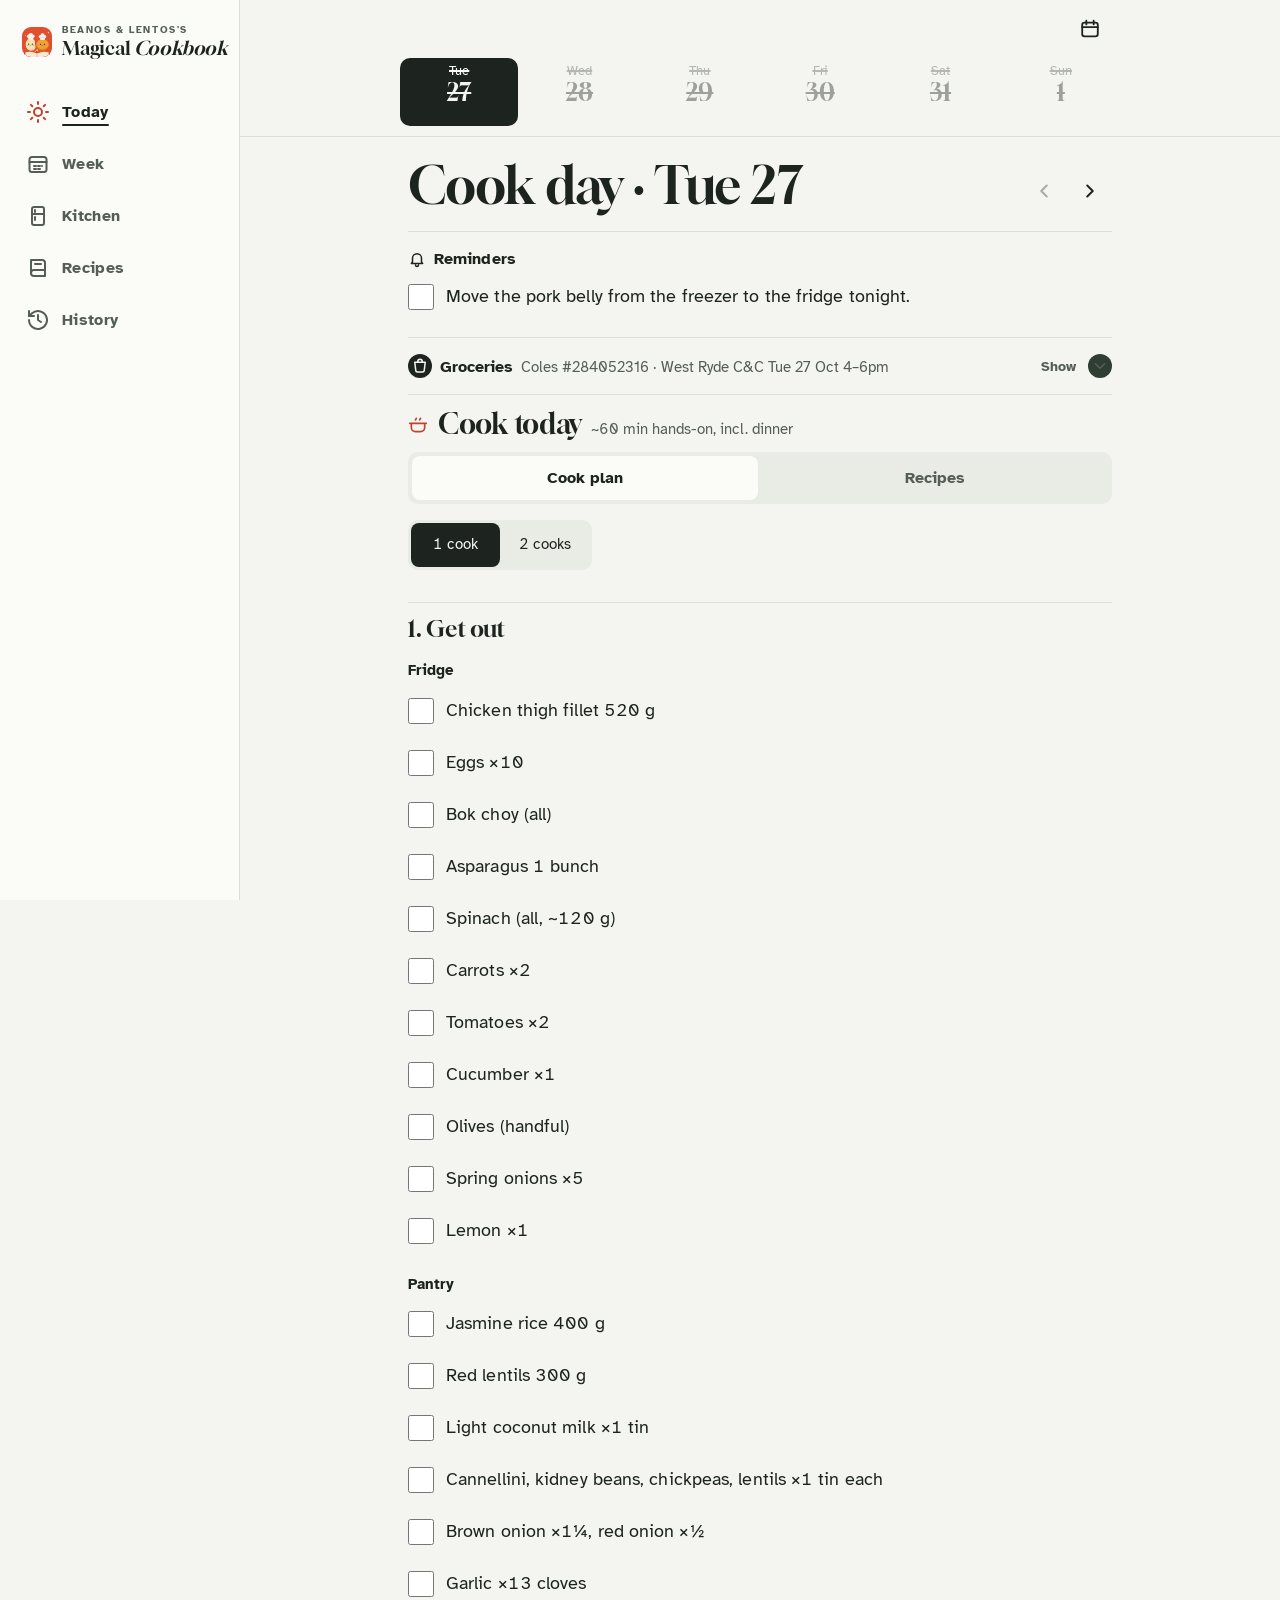
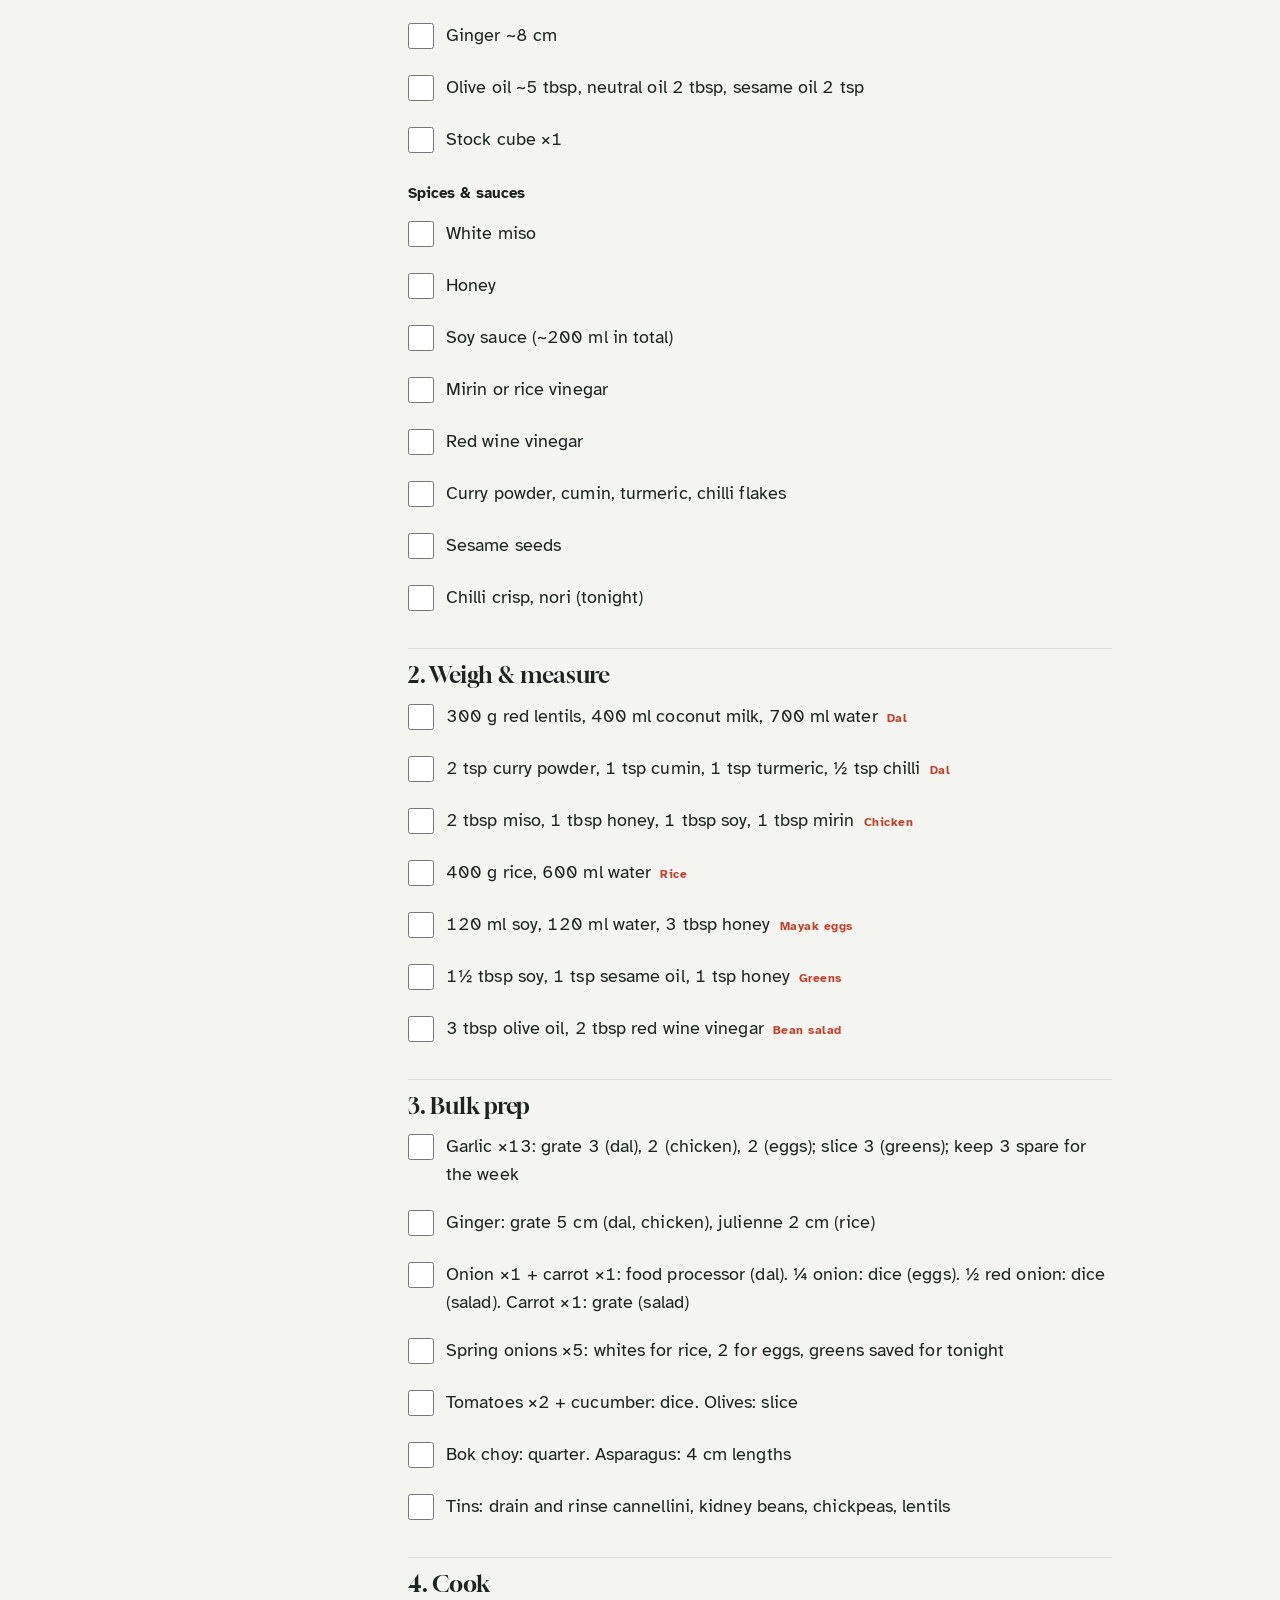
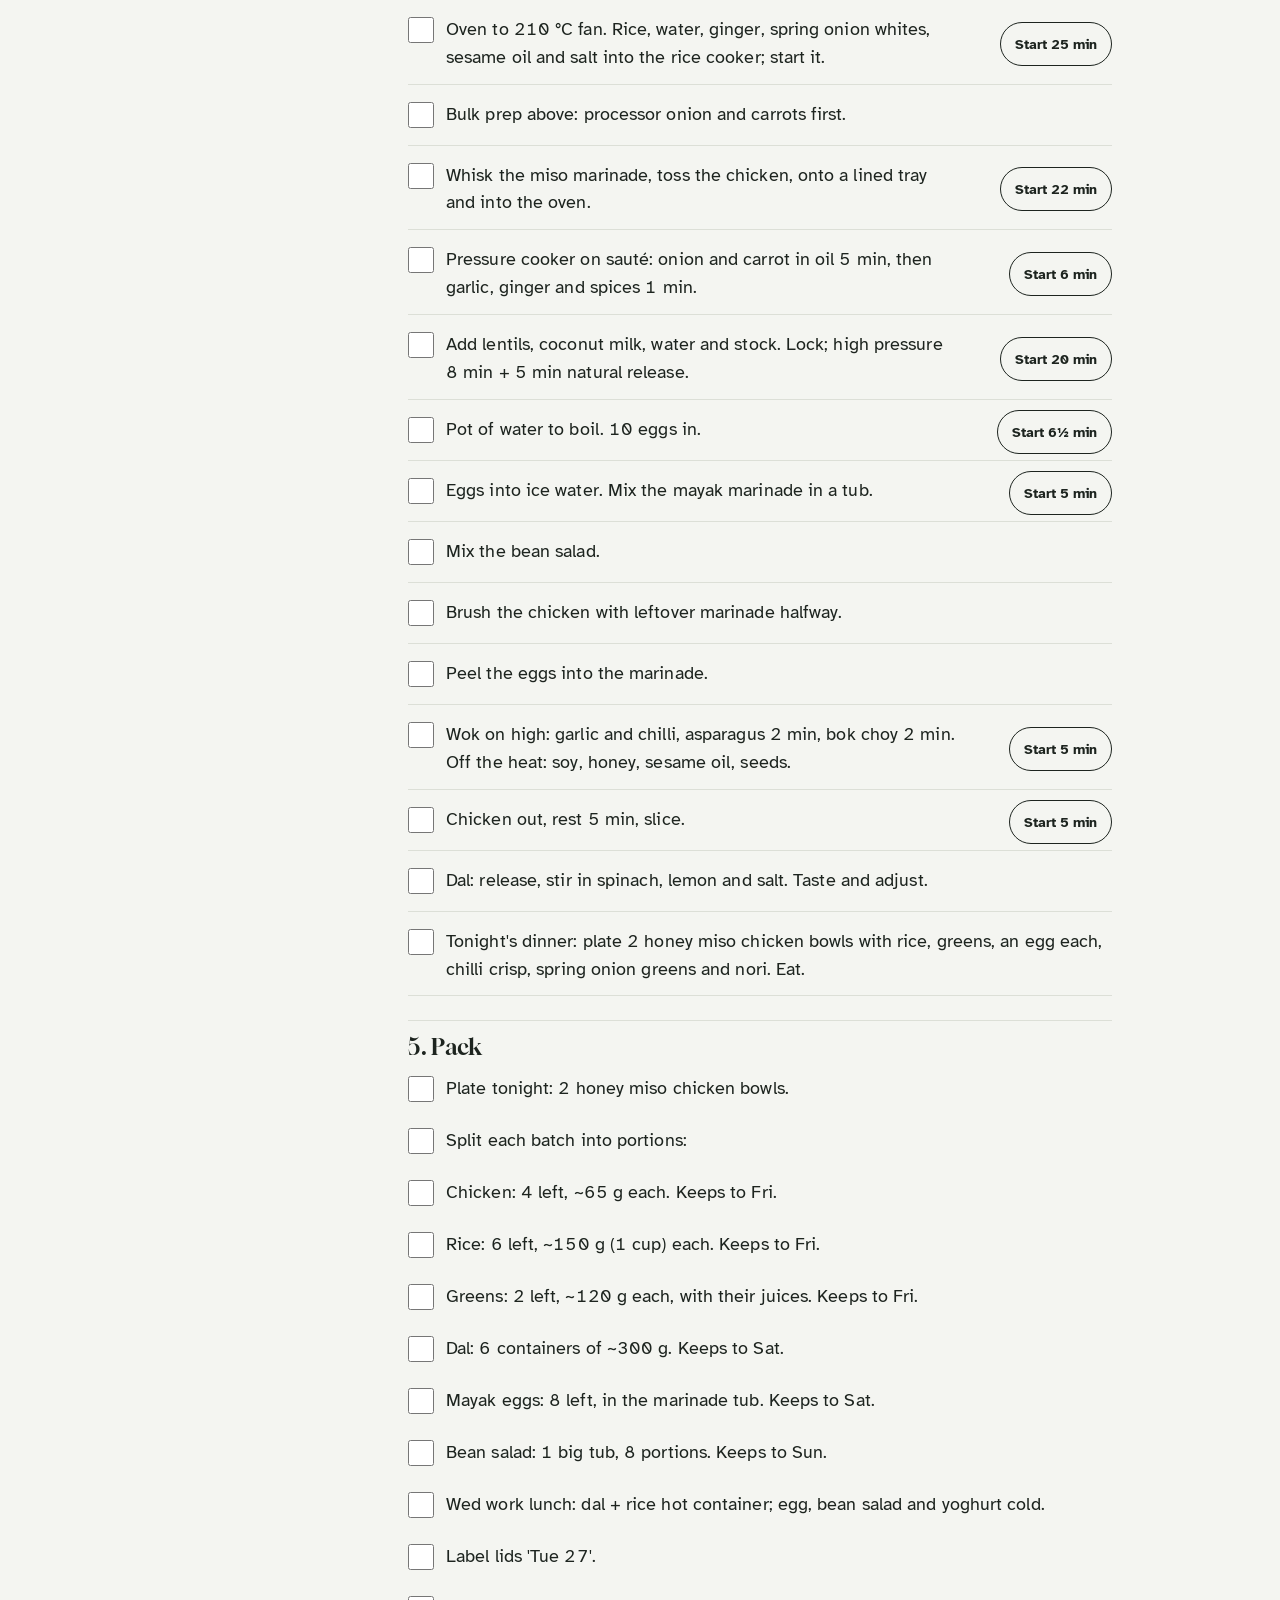
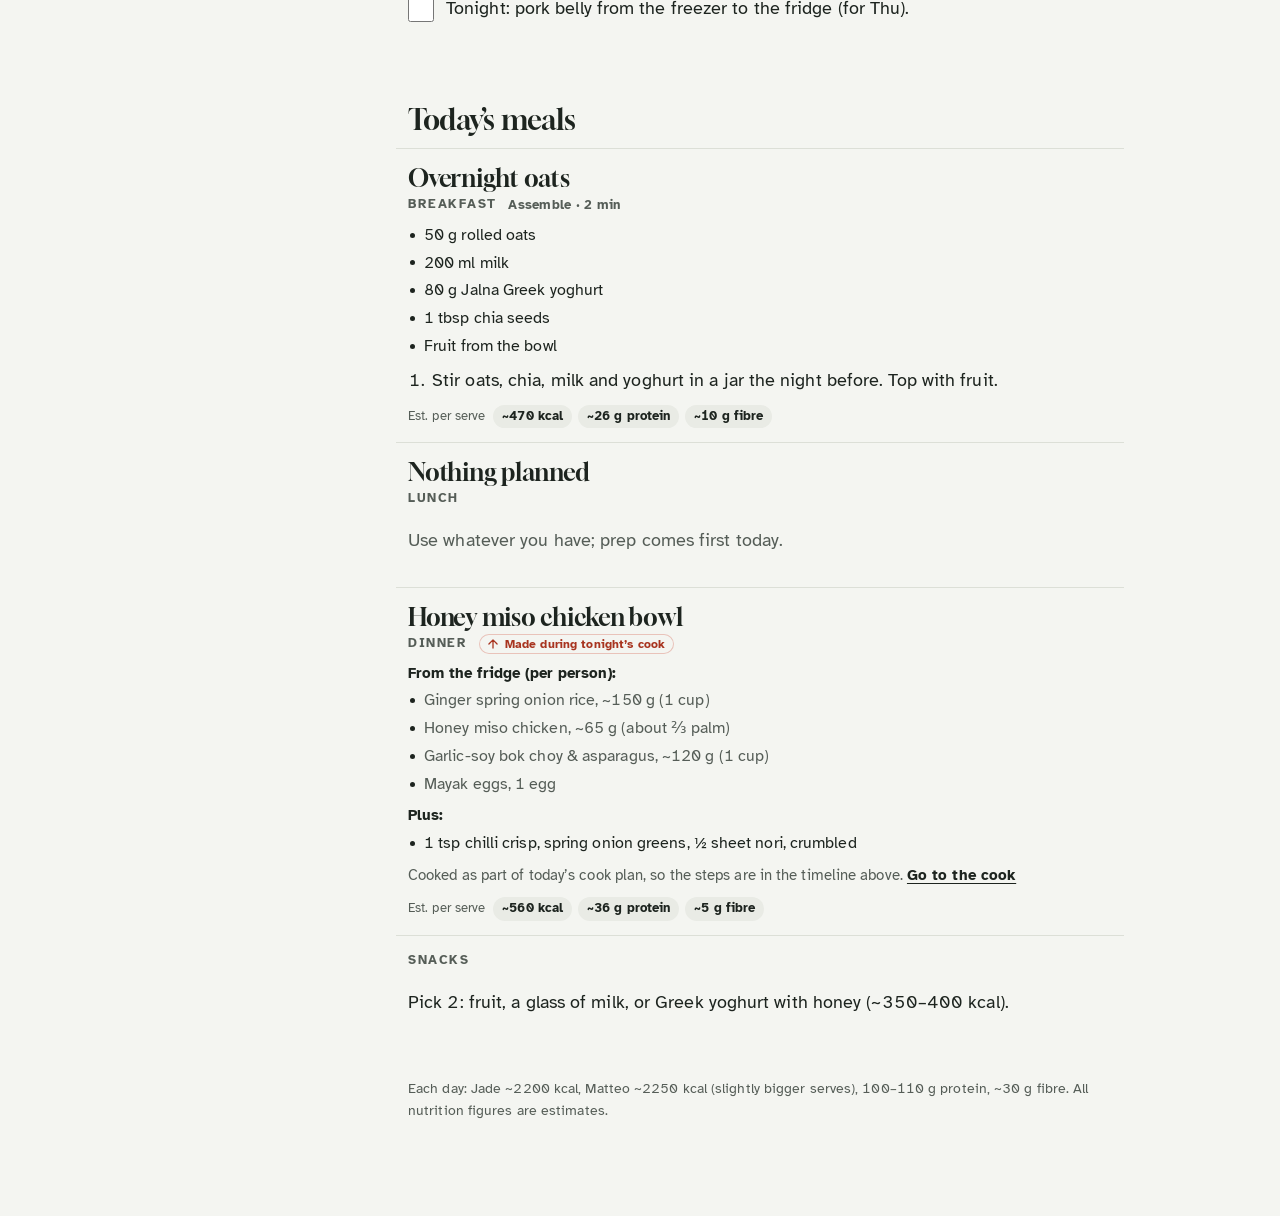
<file: index.html>
<!doctype html>
<html lang="en-AU">
<head>
<meta charset="utf-8">
<meta name="viewport" content="width=device-width,initial-scale=1,viewport-fit=cover">
<title>Beanos and Lentos's Magical Cookbook · Tue 20 – Sun 25 Oct 2026</title>
<link rel="preconnect" href="https://fonts.googleapis.com">
<link rel="preconnect" href="https://fonts.gstatic.com" crossorigin>
<link rel="preload" as="style" href="https://fonts.googleapis.com/css2?family=Atkinson+Hyperlegible:ital,wght@0,400;0,700;1,400&family=Gloock&display=swap">
<link href="https://fonts.googleapis.com/css2?family=Atkinson+Hyperlegible:ital,wght@0,400;0,700;1,400&family=Gloock&display=swap" rel="stylesheet">
<link rel="icon" href="favicon.svg?v=ec18415863" type="image/svg+xml">
<link rel="icon" href="icons/favicon-32.png?v=ec18415863" sizes="32x32" type="image/png">
<link rel="icon" href="icons/favicon-16.png?v=ec18415863" sizes="16x16" type="image/png">
<link rel="apple-touch-icon" sizes="180x180" href="icons/apple-touch-icon.png?v=ec18415863">
<link rel="manifest" href="manifest.webmanifest?v=ec18415863">
<meta name="theme-color" content="#f4f5f1">
<meta name="apple-mobile-web-app-capable" content="yes">
<meta name="mobile-web-app-capable" content="yes">
<meta name="apple-mobile-web-app-title" content="Cookbook">
<link rel="stylesheet" href="styles.css?v=ec18415863">
</head>
<body>
<nav class="sidenav" aria-label="Sections">
  <a class="sn-brand" href="#today" aria-label="Beanos and Lentos's Magical Cookbook, Today"><img src="favicon.svg?v=ec18415863" alt="" width="36" height="36"><span class="sn-wm"><span class="wm-small">Beanos &amp; Lentos's</span><span class="wm-big">Magical <em>Cookbook</em></span></span></a>
  <div class="sn-links">
  <a href="#today" data-nav="today"><svg viewBox="0 0 24 24" width="24" height="24" aria-hidden="true"><circle cx="12" cy="12" r="4" fill="none" stroke="currentColor" stroke-width="2" stroke-linecap="round" stroke-linejoin="round"/><path d="M12 2v2M12 20v2M4.9 4.9l1.4 1.4M17.7 17.7l1.4 1.4M2 12h2M20 12h2M4.9 19.1l1.4-1.4M17.7 6.3l1.4-1.4" fill="none" stroke="currentColor" stroke-width="2" stroke-linecap="round" stroke-linejoin="round"/></svg><span>Today</span></a>
  <a href="#week" data-nav="week"><svg viewBox="0 0 24 24" width="24" height="24" aria-hidden="true"><rect x="3.5" y="5" width="17" height="15" rx="2.5" fill="none" stroke="currentColor" stroke-width="2" stroke-linecap="round" stroke-linejoin="round"/><path d="M3.5 10h17M8 14h2M12 14h2M16 14h0M8 17h2M12 17h2" fill="none" stroke="currentColor" stroke-width="2" stroke-linecap="round" stroke-linejoin="round"/></svg><span>Week</span></a>
  <a href="#kitchen" data-nav="kitchen"><svg viewBox="0 0 24 24" width="24" height="24" aria-hidden="true"><rect x="6" y="3" width="12" height="18" rx="2" fill="none" stroke="currentColor" stroke-width="2" stroke-linecap="round" stroke-linejoin="round"/><path d="M6 10h12M9 6v2M9 13v3" fill="none" stroke="currentColor" stroke-width="2" stroke-linecap="round" stroke-linejoin="round"/></svg><span>Kitchen</span></a>
  <a href="#recipes" data-nav="recipes"><svg viewBox="0 0 24 24" width="24" height="24" aria-hidden="true"><path d="M5 4h11a3 3 0 0 1 3 3v13H8a3 3 0 0 1-3-3z" fill="none" stroke="currentColor" stroke-width="2" stroke-linecap="round" stroke-linejoin="round"/><path d="M5 17a3 3 0 0 1 3-3h11M9 8h6" fill="none" stroke="currentColor" stroke-width="2" stroke-linecap="round" stroke-linejoin="round"/></svg><span>Recipes</span></a>
  <a href="#history" data-nav="history"><svg viewBox="0 0 24 24" width="24" height="24" aria-hidden="true"><path d="M3 12a9 9 0 1 0 3-6.7L3 8" fill="none" stroke="currentColor" stroke-width="2" stroke-linecap="round" stroke-linejoin="round"/><path d="M3 3v5h5M12 7v5l3 2" fill="none" stroke="currentColor" stroke-width="2" stroke-linecap="round" stroke-linejoin="round"/></svg><span>History</span></a>
  </div>
</nav>
<header class="top">
  <div class="bar">
    <img src="favicon.svg?v=ec18415863" alt="" width="32" height="32" class="logo">
    <a class="mid wordmark" href="#today" aria-label="Beanos and Lentos's Magical Cookbook, Today"><span class="wm-small">Beanos &amp; Lentos's</span><span class="wm-big">Magical <em>Cookbook</em></span></a>
    <button type="button" class="icon-btn" id="cal-btn" aria-label="Open calendar" aria-expanded="false" aria-controls="cal-pop"><svg viewBox="0 0 24 24" width="22" height="22" aria-hidden="true"><rect x="3.5" y="5" width="17" height="15" rx="2.5" fill="none" stroke="currentColor" stroke-width="2"/><path d="M3.5 10h17M8 3v4M16 3v4" fill="none" stroke="currentColor" stroke-width="2" stroke-linecap="round"/></svg></button>
  </div>
  <div class="pop pop-right" id="cal-pop" role="dialog" aria-label="Calendar" hidden><div id="cal"></div></div>
  <nav class="days" id="days" aria-label="Choose a day"></nav>
</header>
<main>
  <section class="view" id="v-today" aria-labelledby="today-title">
    <div class="dayhead"><h1 id="today-title">Today</h1><button type="button" class="icon-btn" id="day-prev" aria-label="Previous day"><svg viewBox="0 0 24 24" width="22" height="22" aria-hidden="true"><path d="M15 6l-6 6 6 6" fill="none" stroke="currentColor" stroke-width="2.2" stroke-linecap="round" stroke-linejoin="round"/></svg></button><button type="button" class="icon-btn" id="day-next" aria-label="Next day"><svg viewBox="0 0 24 24" width="22" height="22" aria-hidden="true"><path d="M9 6l6 6-6 6" fill="none" stroke="currentColor" stroke-width="2.2" stroke-linecap="round" stroke-linejoin="round"/></svg></button></div>
    <div id="today-body"><noscript><p>Turn on JavaScript to see the plan.</p></noscript></div>
  </section>
  <section class="view" id="v-week" aria-labelledby="week-title" hidden>
    <h1 id="week-title">This week <span class="h-sub">Tue 27 Oct – Sun 1 Nov</span></h1>
    <div id="overview-body"></div>
  </section>
  <section class="view" id="v-kitchen" aria-labelledby="kitchen-title" hidden>
    <h1 id="kitchen-title">Kitchen</h1>
    <section class="block"><h2>In the fridge</h2><div id="fridge"></div></section>
    <section class="block"><h2>Freezer &amp; thaw</h2><div id="freezer"></div></section>
    <section class="block"><h2>Shopping</h2><div id="topup"></div></section>
  </section>
  <section class="view" id="v-recipes" aria-labelledby="recipes-title" hidden>
    <h1 id="recipes-title">Recipes</h1>
    <div id="all-recipes"></div>
  </section>
  <section class="view" id="v-history" aria-labelledby="history-title" hidden>
    <h1 id="history-title">History</h1>
    <ul class="archive" id="weeklist"></ul>
    <div id="repeat" class="repeat"></div>
  </section>
  <p class="small muted foot" id="targets"></p>
</main>
<nav class="tabbar" aria-label="Main">
  <a href="#today" data-nav="today"><svg viewBox="0 0 24 24" width="24" height="24" aria-hidden="true"><circle cx="12" cy="12" r="4" fill="none" stroke="currentColor" stroke-width="2" stroke-linecap="round" stroke-linejoin="round"/><path d="M12 2v2M12 20v2M4.9 4.9l1.4 1.4M17.7 17.7l1.4 1.4M2 12h2M20 12h2M4.9 19.1l1.4-1.4M17.7 6.3l1.4-1.4" fill="none" stroke="currentColor" stroke-width="2" stroke-linecap="round" stroke-linejoin="round"/></svg><span>Today</span></a>
  <a href="#week" data-nav="week"><svg viewBox="0 0 24 24" width="24" height="24" aria-hidden="true"><rect x="3.5" y="5" width="17" height="15" rx="2.5" fill="none" stroke="currentColor" stroke-width="2" stroke-linecap="round" stroke-linejoin="round"/><path d="M3.5 10h17M8 14h2M12 14h2M16 14h0M8 17h2M12 17h2" fill="none" stroke="currentColor" stroke-width="2" stroke-linecap="round" stroke-linejoin="round"/></svg><span>Week</span></a>
  <a href="#kitchen" data-nav="kitchen"><svg viewBox="0 0 24 24" width="24" height="24" aria-hidden="true"><rect x="6" y="3" width="12" height="18" rx="2" fill="none" stroke="currentColor" stroke-width="2" stroke-linecap="round" stroke-linejoin="round"/><path d="M6 10h12M9 6v2M9 13v3" fill="none" stroke="currentColor" stroke-width="2" stroke-linecap="round" stroke-linejoin="round"/></svg><span>Kitchen</span></a>
  <a href="#recipes" data-nav="recipes"><svg viewBox="0 0 24 24" width="24" height="24" aria-hidden="true"><path d="M5 4h11a3 3 0 0 1 3 3v13H8a3 3 0 0 1-3-3z" fill="none" stroke="currentColor" stroke-width="2" stroke-linecap="round" stroke-linejoin="round"/><path d="M5 17a3 3 0 0 1 3-3h11M9 8h6" fill="none" stroke="currentColor" stroke-width="2" stroke-linecap="round" stroke-linejoin="round"/></svg><span>Recipes</span></a>
  <a href="#history" data-nav="history"><svg viewBox="0 0 24 24" width="24" height="24" aria-hidden="true"><path d="M3 12a9 9 0 1 0 3-6.7L3 8" fill="none" stroke="currentColor" stroke-width="2" stroke-linecap="round" stroke-linejoin="round"/><path d="M3 3v5h5M12 7v5l3 2" fill="none" stroke="currentColor" stroke-width="2" stroke-linecap="round" stroke-linejoin="round"/></svg><span>History</span></a>
</nav>

<div class="toast" id="toast" role="status" aria-live="polite" hidden></div>
<a href="#today" class="timer-pill" id="timer-pill" hidden></a>
<script src="weeks/2026-10-27.data.js?v=ec18415863"></script>
<script src="weeks.js?v=ec18415863"></script>
<script src="app.js?v=ec18415863"></script>
</body>
</html>
</file>
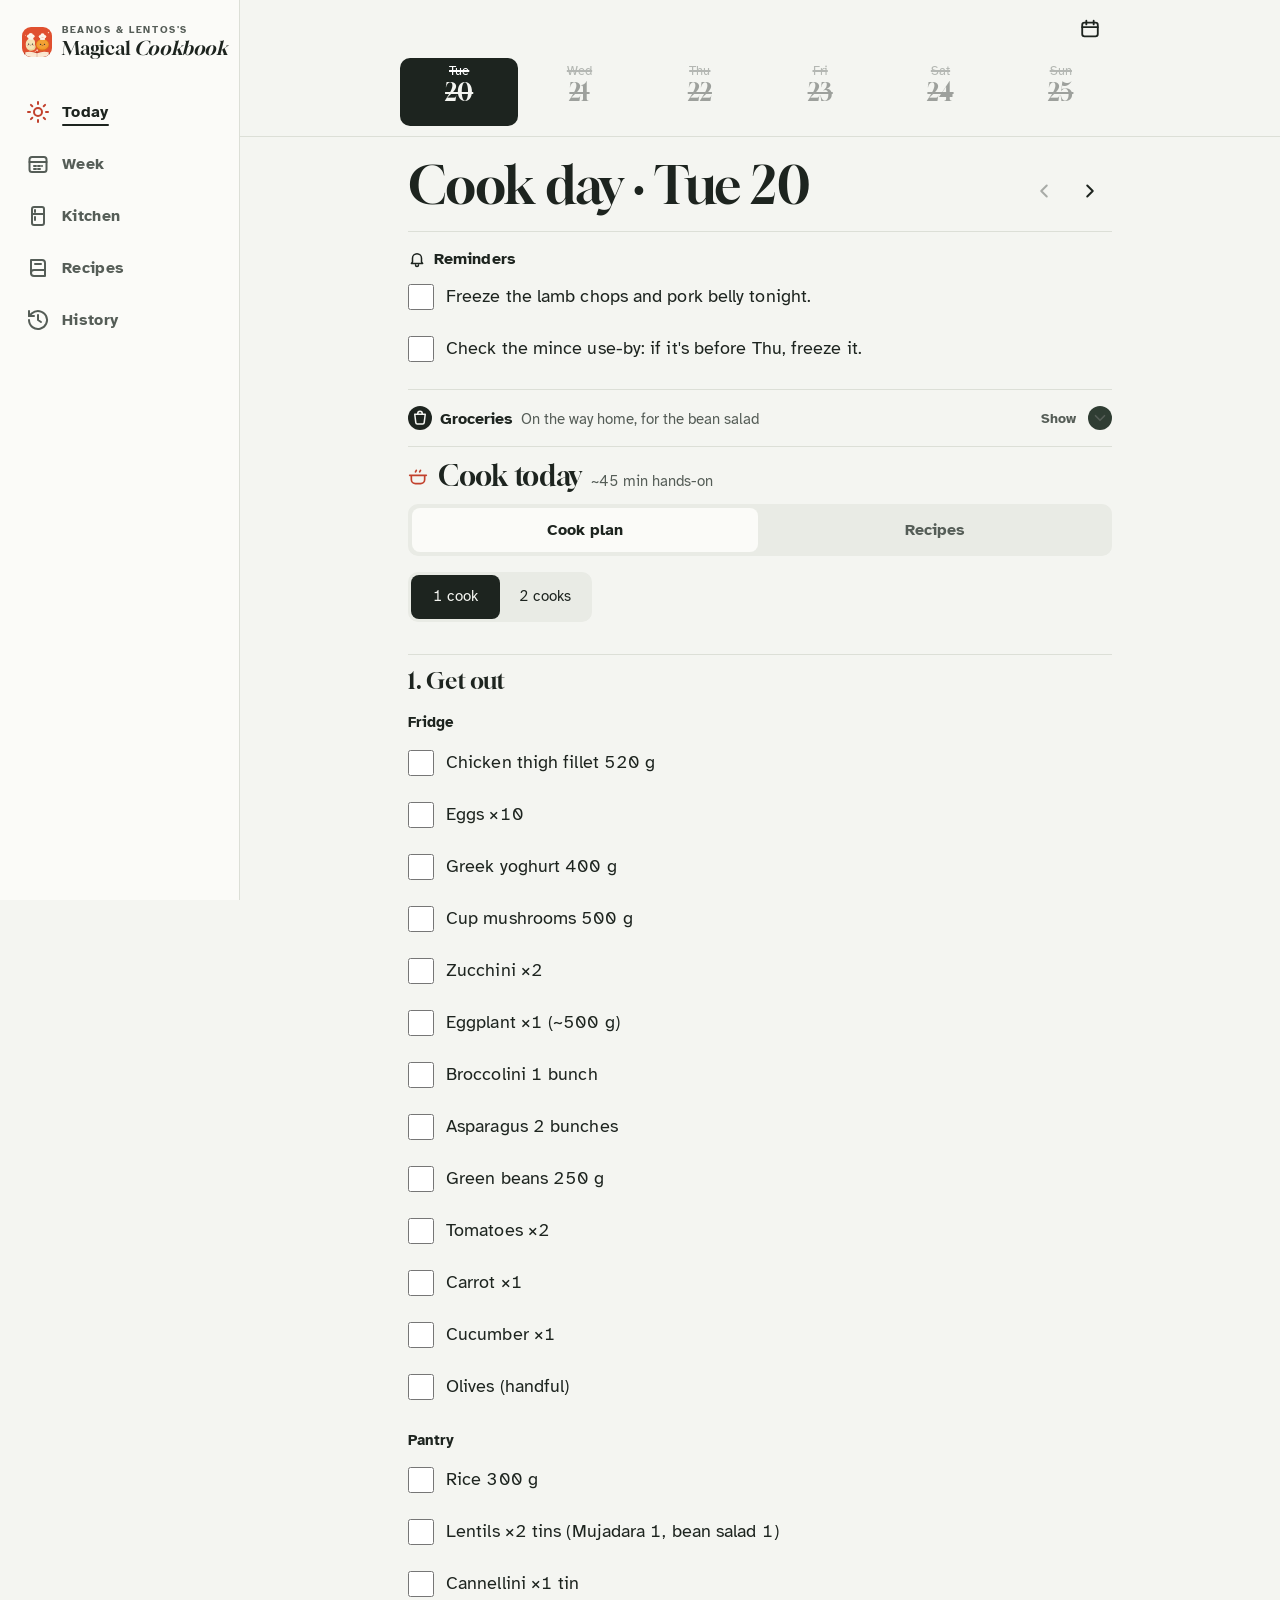
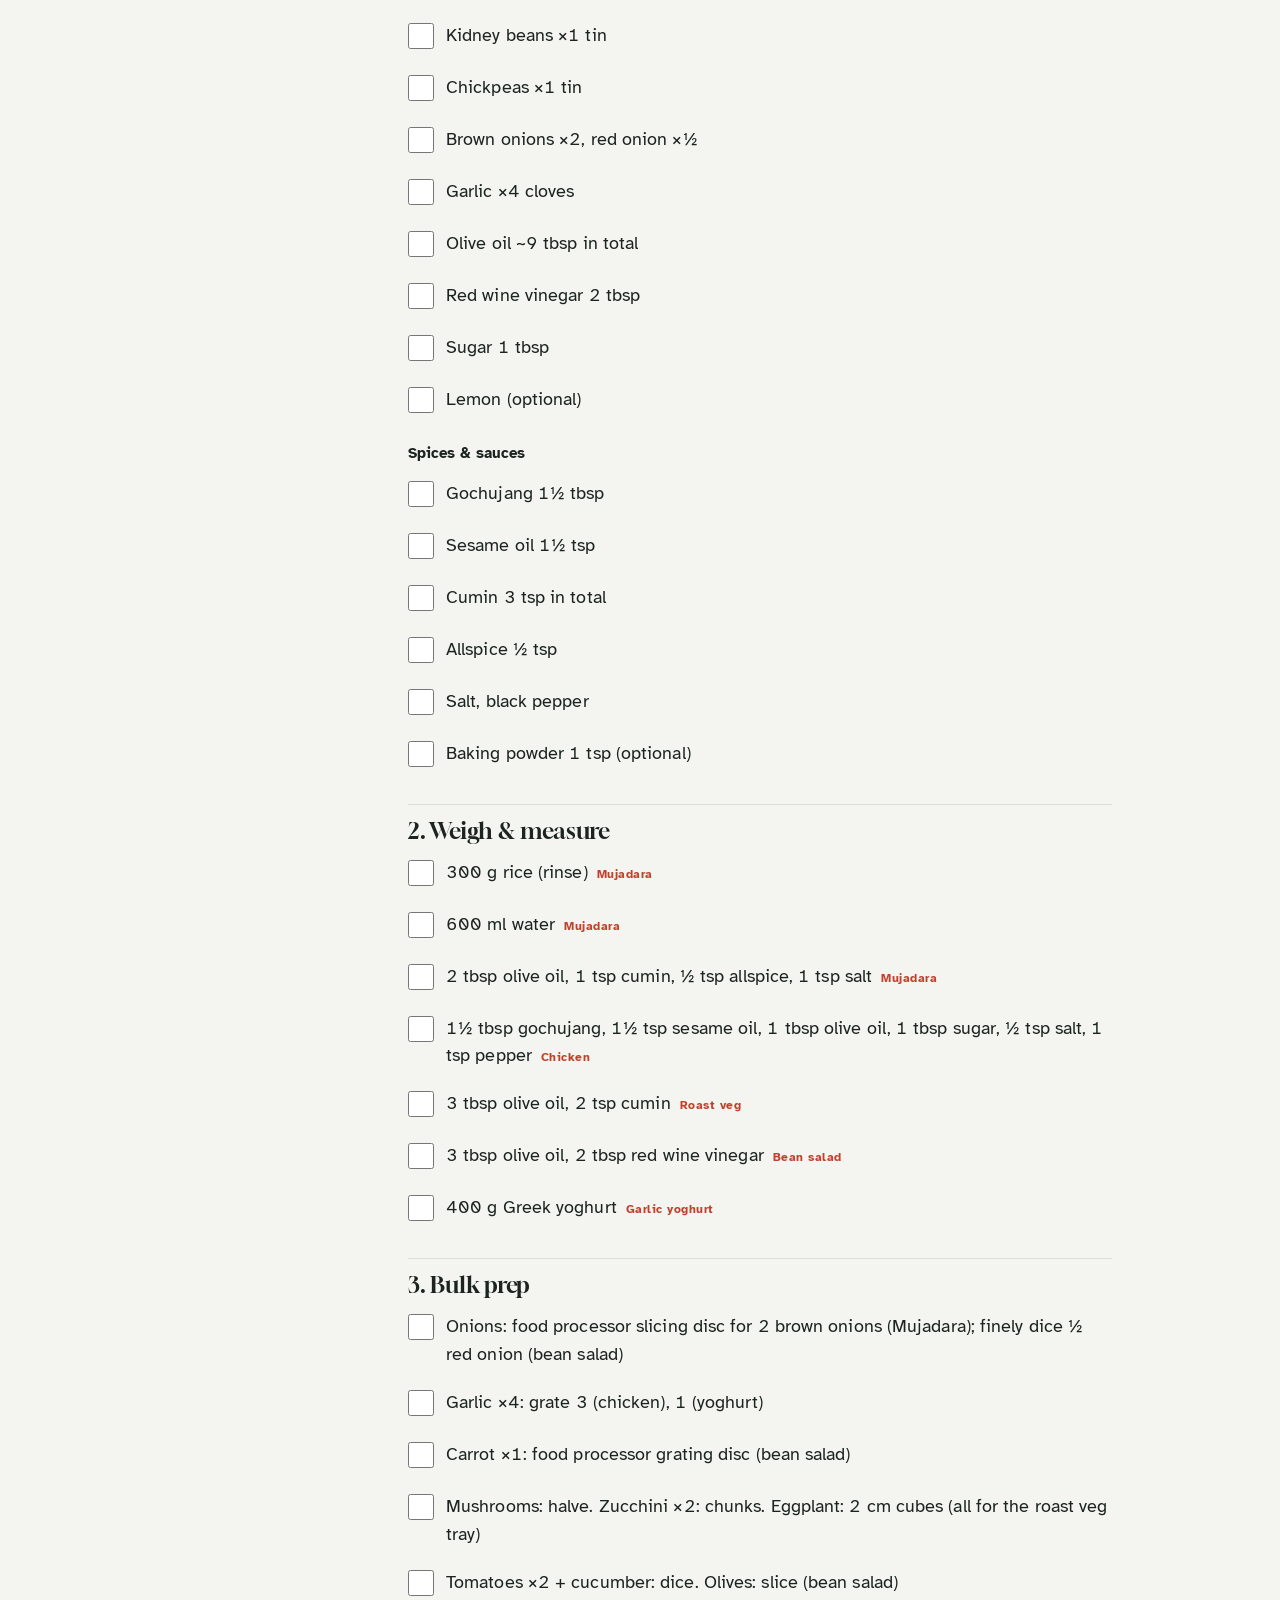
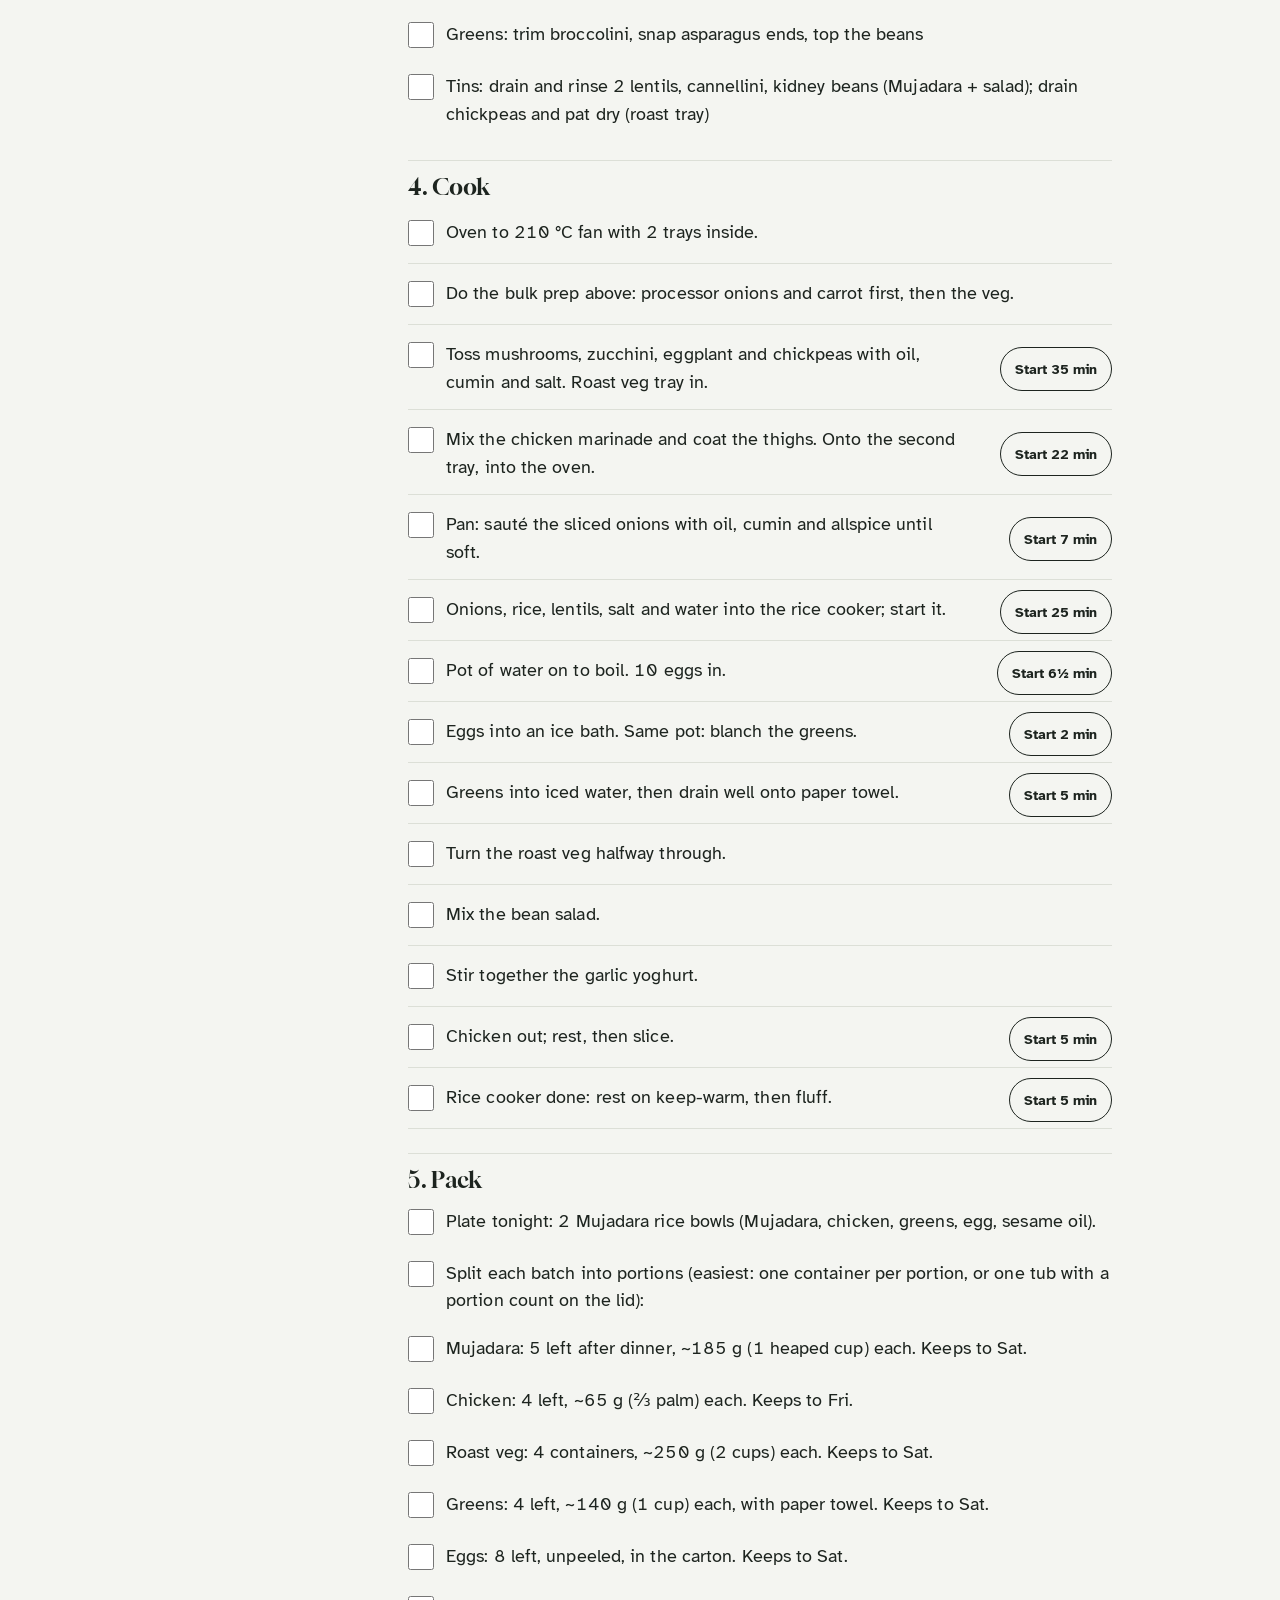
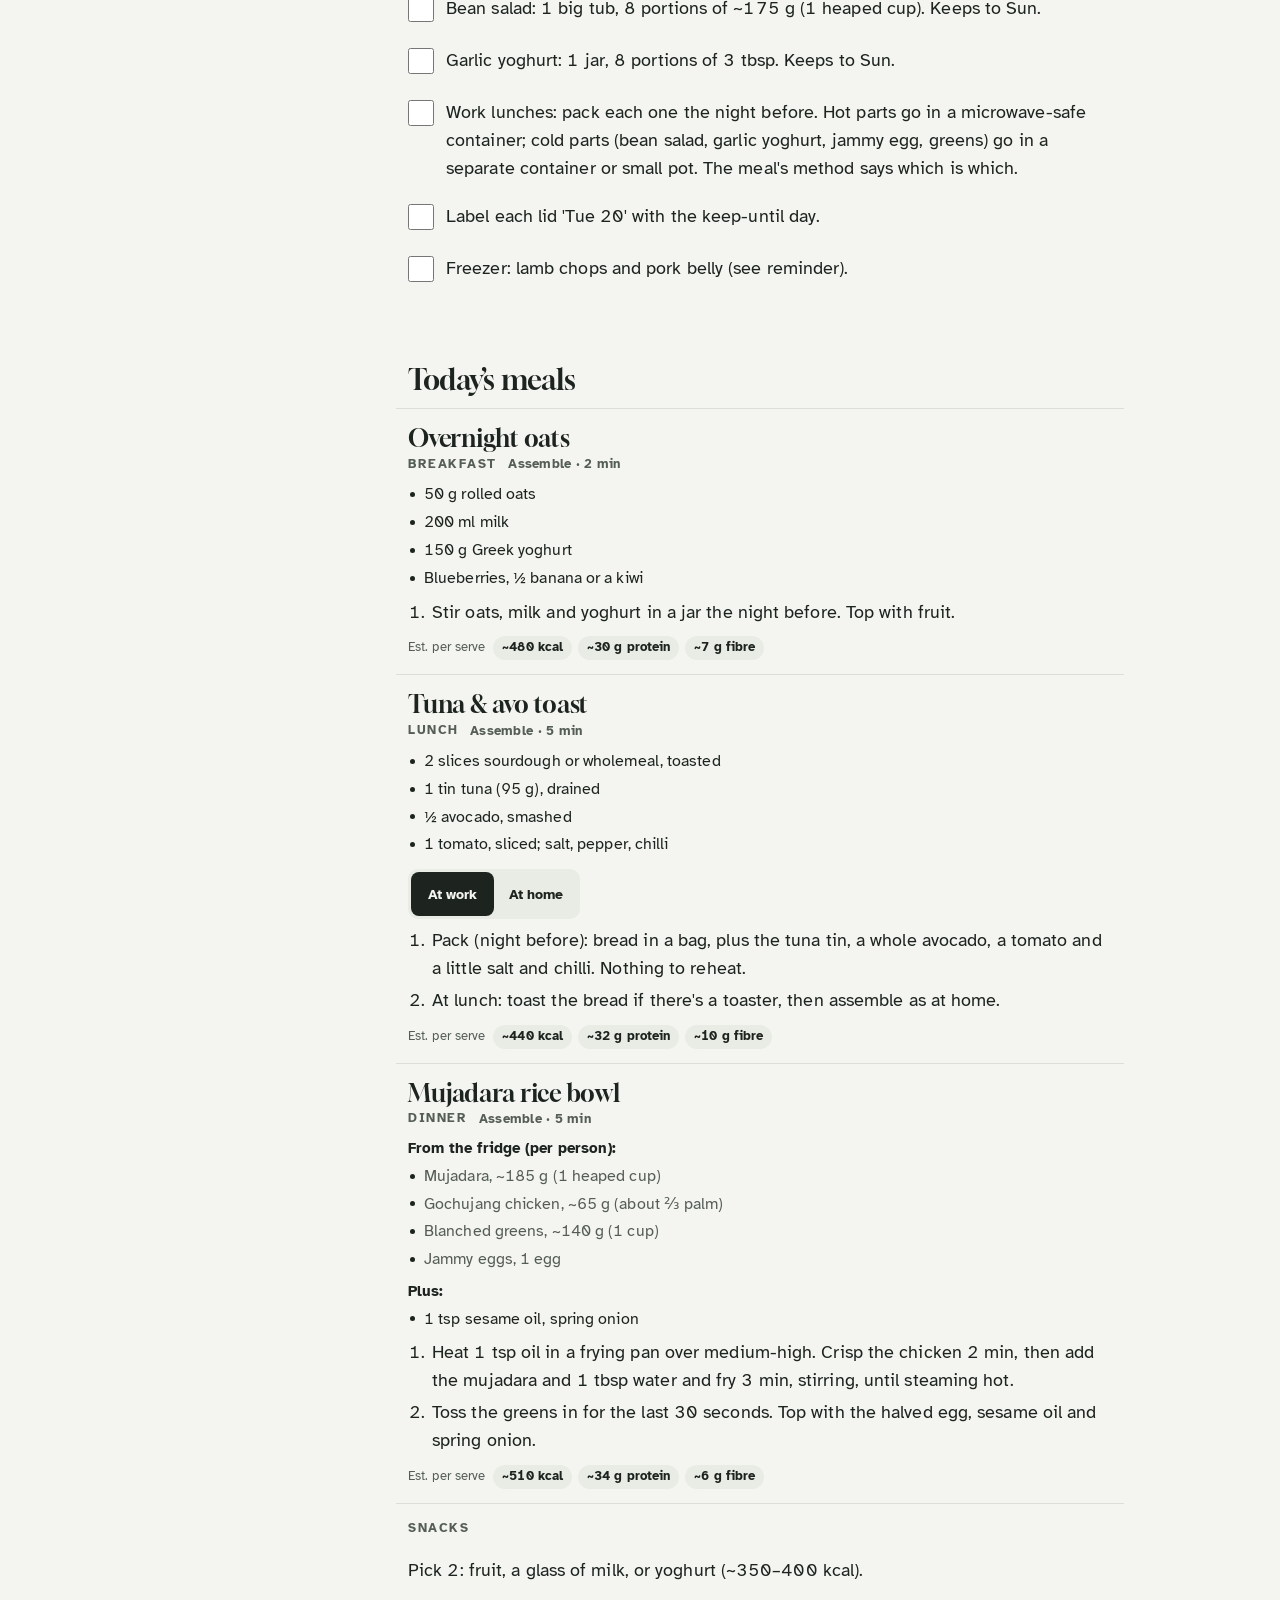
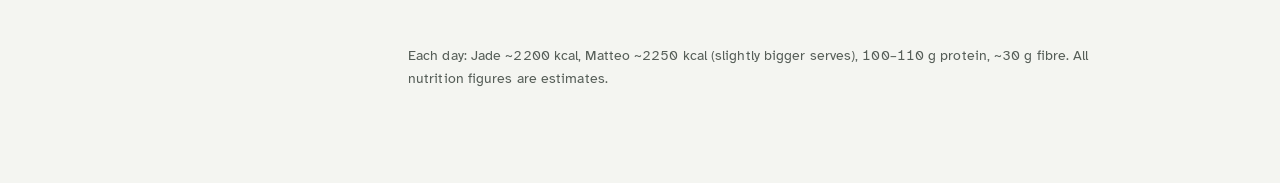
<file: weeks/2026-10-20.html>
<!doctype html>
<html lang="en-AU">
<head>
<meta charset="utf-8">
<meta name="viewport" content="width=device-width,initial-scale=1,viewport-fit=cover">
<title>Beanos and Lentos's Magical Cookbook · Tue 20 – Sun 25 Oct 2026</title>
<link rel="preconnect" href="https://fonts.googleapis.com">
<link rel="preconnect" href="https://fonts.gstatic.com" crossorigin>
<link rel="preload" as="style" href="https://fonts.googleapis.com/css2?family=Atkinson+Hyperlegible:ital,wght@0,400;0,700;1,400&family=Gloock&display=swap">
<link href="https://fonts.googleapis.com/css2?family=Atkinson+Hyperlegible:ital,wght@0,400;0,700;1,400&family=Gloock&display=swap" rel="stylesheet">
<link rel="icon" href="../favicon.svg?v=ec18415863" type="image/svg+xml">
<link rel="icon" href="../icons/favicon-32.png?v=ec18415863" sizes="32x32" type="image/png">
<link rel="icon" href="../icons/favicon-16.png?v=ec18415863" sizes="16x16" type="image/png">
<link rel="apple-touch-icon" sizes="180x180" href="../icons/apple-touch-icon.png?v=ec18415863">
<link rel="manifest" href="../manifest.webmanifest?v=ec18415863">
<meta name="theme-color" content="#f4f5f1">
<meta name="apple-mobile-web-app-capable" content="yes">
<meta name="mobile-web-app-capable" content="yes">
<meta name="apple-mobile-web-app-title" content="Cookbook">
<link rel="stylesheet" href="../styles.css?v=ec18415863">
</head>
<body>
<nav class="sidenav" aria-label="Sections">
  <a class="sn-brand" href="#today" aria-label="Beanos and Lentos's Magical Cookbook, Today"><img src="../favicon.svg?v=ec18415863" alt="" width="36" height="36"><span class="sn-wm"><span class="wm-small">Beanos &amp; Lentos's</span><span class="wm-big">Magical <em>Cookbook</em></span></span></a>
  <div class="sn-links">
  <a href="#today" data-nav="today"><svg viewBox="0 0 24 24" width="24" height="24" aria-hidden="true"><circle cx="12" cy="12" r="4" fill="none" stroke="currentColor" stroke-width="2" stroke-linecap="round" stroke-linejoin="round"/><path d="M12 2v2M12 20v2M4.9 4.9l1.4 1.4M17.7 17.7l1.4 1.4M2 12h2M20 12h2M4.9 19.1l1.4-1.4M17.7 6.3l1.4-1.4" fill="none" stroke="currentColor" stroke-width="2" stroke-linecap="round" stroke-linejoin="round"/></svg><span>Today</span></a>
  <a href="#week" data-nav="week"><svg viewBox="0 0 24 24" width="24" height="24" aria-hidden="true"><rect x="3.5" y="5" width="17" height="15" rx="2.5" fill="none" stroke="currentColor" stroke-width="2" stroke-linecap="round" stroke-linejoin="round"/><path d="M3.5 10h17M8 14h2M12 14h2M16 14h0M8 17h2M12 17h2" fill="none" stroke="currentColor" stroke-width="2" stroke-linecap="round" stroke-linejoin="round"/></svg><span>Week</span></a>
  <a href="#kitchen" data-nav="kitchen"><svg viewBox="0 0 24 24" width="24" height="24" aria-hidden="true"><rect x="6" y="3" width="12" height="18" rx="2" fill="none" stroke="currentColor" stroke-width="2" stroke-linecap="round" stroke-linejoin="round"/><path d="M6 10h12M9 6v2M9 13v3" fill="none" stroke="currentColor" stroke-width="2" stroke-linecap="round" stroke-linejoin="round"/></svg><span>Kitchen</span></a>
  <a href="#recipes" data-nav="recipes"><svg viewBox="0 0 24 24" width="24" height="24" aria-hidden="true"><path d="M5 4h11a3 3 0 0 1 3 3v13H8a3 3 0 0 1-3-3z" fill="none" stroke="currentColor" stroke-width="2" stroke-linecap="round" stroke-linejoin="round"/><path d="M5 17a3 3 0 0 1 3-3h11M9 8h6" fill="none" stroke="currentColor" stroke-width="2" stroke-linecap="round" stroke-linejoin="round"/></svg><span>Recipes</span></a>
  <a href="#history" data-nav="history"><svg viewBox="0 0 24 24" width="24" height="24" aria-hidden="true"><path d="M3 12a9 9 0 1 0 3-6.7L3 8" fill="none" stroke="currentColor" stroke-width="2" stroke-linecap="round" stroke-linejoin="round"/><path d="M3 3v5h5M12 7v5l3 2" fill="none" stroke="currentColor" stroke-width="2" stroke-linecap="round" stroke-linejoin="round"/></svg><span>History</span></a>
  </div>
</nav>
<header class="top">
  <div class="bar">
    <img src="../favicon.svg?v=ec18415863" alt="" width="32" height="32" class="logo">
    <a class="mid wordmark" href="#today" aria-label="Beanos and Lentos's Magical Cookbook, Today"><span class="wm-small">Beanos &amp; Lentos's</span><span class="wm-big">Magical <em>Cookbook</em></span></a>
    <button type="button" class="icon-btn" id="cal-btn" aria-label="Open calendar" aria-expanded="false" aria-controls="cal-pop"><svg viewBox="0 0 24 24" width="22" height="22" aria-hidden="true"><rect x="3.5" y="5" width="17" height="15" rx="2.5" fill="none" stroke="currentColor" stroke-width="2"/><path d="M3.5 10h17M8 3v4M16 3v4" fill="none" stroke="currentColor" stroke-width="2" stroke-linecap="round"/></svg></button>
  </div>
  <div class="pop pop-right" id="cal-pop" role="dialog" aria-label="Calendar" hidden><div id="cal"></div></div>
  <nav class="days" id="days" aria-label="Choose a day"></nav>
</header>
<main>
  <section class="view" id="v-today" aria-labelledby="today-title">
    <div class="dayhead"><h1 id="today-title">Today</h1><button type="button" class="icon-btn" id="day-prev" aria-label="Previous day"><svg viewBox="0 0 24 24" width="22" height="22" aria-hidden="true"><path d="M15 6l-6 6 6 6" fill="none" stroke="currentColor" stroke-width="2.2" stroke-linecap="round" stroke-linejoin="round"/></svg></button><button type="button" class="icon-btn" id="day-next" aria-label="Next day"><svg viewBox="0 0 24 24" width="22" height="22" aria-hidden="true"><path d="M9 6l6 6-6 6" fill="none" stroke="currentColor" stroke-width="2.2" stroke-linecap="round" stroke-linejoin="round"/></svg></button></div>
    <div id="today-body"><noscript><p>Turn on JavaScript to see the plan.</p></noscript></div>
  </section>
  <section class="view" id="v-week" aria-labelledby="week-title" hidden>
    <h1 id="week-title">This week <span class="h-sub">Tue 20 – Sun 25 Oct</span></h1>
    <div id="overview-body"></div>
  </section>
  <section class="view" id="v-kitchen" aria-labelledby="kitchen-title" hidden>
    <h1 id="kitchen-title">Kitchen</h1>
    <section class="block"><h2>In the fridge</h2><div id="fridge"></div></section>
    <section class="block"><h2>Freezer &amp; thaw</h2><div id="freezer"></div></section>
    <section class="block"><h2>Shopping</h2><div id="topup"></div></section>
  </section>
  <section class="view" id="v-recipes" aria-labelledby="recipes-title" hidden>
    <h1 id="recipes-title">Recipes</h1>
    <div id="all-recipes"></div>
  </section>
  <section class="view" id="v-history" aria-labelledby="history-title" hidden>
    <h1 id="history-title">History</h1>
    <ul class="archive" id="weeklist"></ul>
    <div id="repeat" class="repeat"></div>
  </section>
  <p class="small muted foot" id="targets"></p>
</main>
<nav class="tabbar" aria-label="Main">
  <a href="#today" data-nav="today"><svg viewBox="0 0 24 24" width="24" height="24" aria-hidden="true"><circle cx="12" cy="12" r="4" fill="none" stroke="currentColor" stroke-width="2" stroke-linecap="round" stroke-linejoin="round"/><path d="M12 2v2M12 20v2M4.9 4.9l1.4 1.4M17.7 17.7l1.4 1.4M2 12h2M20 12h2M4.9 19.1l1.4-1.4M17.7 6.3l1.4-1.4" fill="none" stroke="currentColor" stroke-width="2" stroke-linecap="round" stroke-linejoin="round"/></svg><span>Today</span></a>
  <a href="#week" data-nav="week"><svg viewBox="0 0 24 24" width="24" height="24" aria-hidden="true"><rect x="3.5" y="5" width="17" height="15" rx="2.5" fill="none" stroke="currentColor" stroke-width="2" stroke-linecap="round" stroke-linejoin="round"/><path d="M3.5 10h17M8 14h2M12 14h2M16 14h0M8 17h2M12 17h2" fill="none" stroke="currentColor" stroke-width="2" stroke-linecap="round" stroke-linejoin="round"/></svg><span>Week</span></a>
  <a href="#kitchen" data-nav="kitchen"><svg viewBox="0 0 24 24" width="24" height="24" aria-hidden="true"><rect x="6" y="3" width="12" height="18" rx="2" fill="none" stroke="currentColor" stroke-width="2" stroke-linecap="round" stroke-linejoin="round"/><path d="M6 10h12M9 6v2M9 13v3" fill="none" stroke="currentColor" stroke-width="2" stroke-linecap="round" stroke-linejoin="round"/></svg><span>Kitchen</span></a>
  <a href="#recipes" data-nav="recipes"><svg viewBox="0 0 24 24" width="24" height="24" aria-hidden="true"><path d="M5 4h11a3 3 0 0 1 3 3v13H8a3 3 0 0 1-3-3z" fill="none" stroke="currentColor" stroke-width="2" stroke-linecap="round" stroke-linejoin="round"/><path d="M5 17a3 3 0 0 1 3-3h11M9 8h6" fill="none" stroke="currentColor" stroke-width="2" stroke-linecap="round" stroke-linejoin="round"/></svg><span>Recipes</span></a>
  <a href="#history" data-nav="history"><svg viewBox="0 0 24 24" width="24" height="24" aria-hidden="true"><path d="M3 12a9 9 0 1 0 3-6.7L3 8" fill="none" stroke="currentColor" stroke-width="2" stroke-linecap="round" stroke-linejoin="round"/><path d="M3 3v5h5M12 7v5l3 2" fill="none" stroke="currentColor" stroke-width="2" stroke-linecap="round" stroke-linejoin="round"/></svg><span>History</span></a>
</nav>

<div class="toast" id="toast" role="status" aria-live="polite" hidden></div>
<a href="#today" class="timer-pill" id="timer-pill" hidden></a>
<script src="2026-10-20.data.js?v=ec18415863"></script>
<script src="../weeks.js?v=ec18415863"></script>
<script src="../app.js?v=ec18415863"></script>
</body>
</html>
</file>
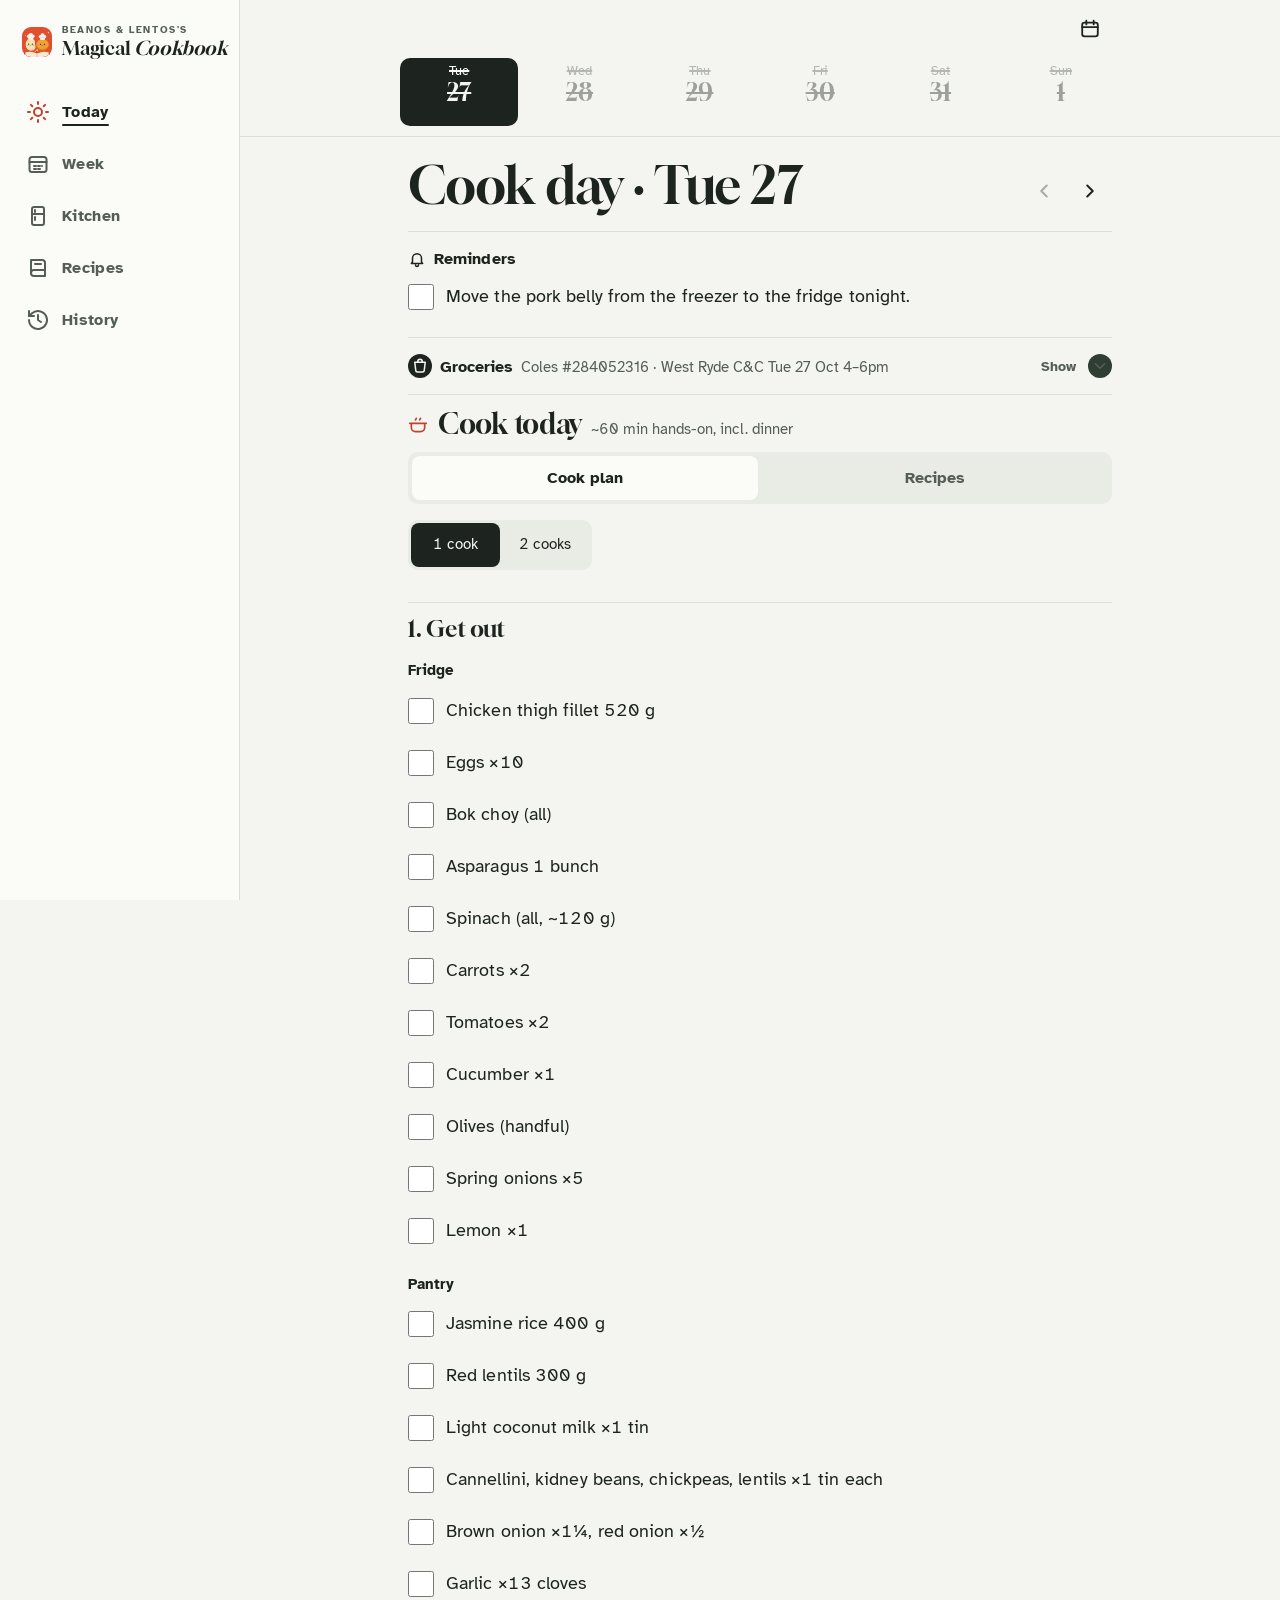
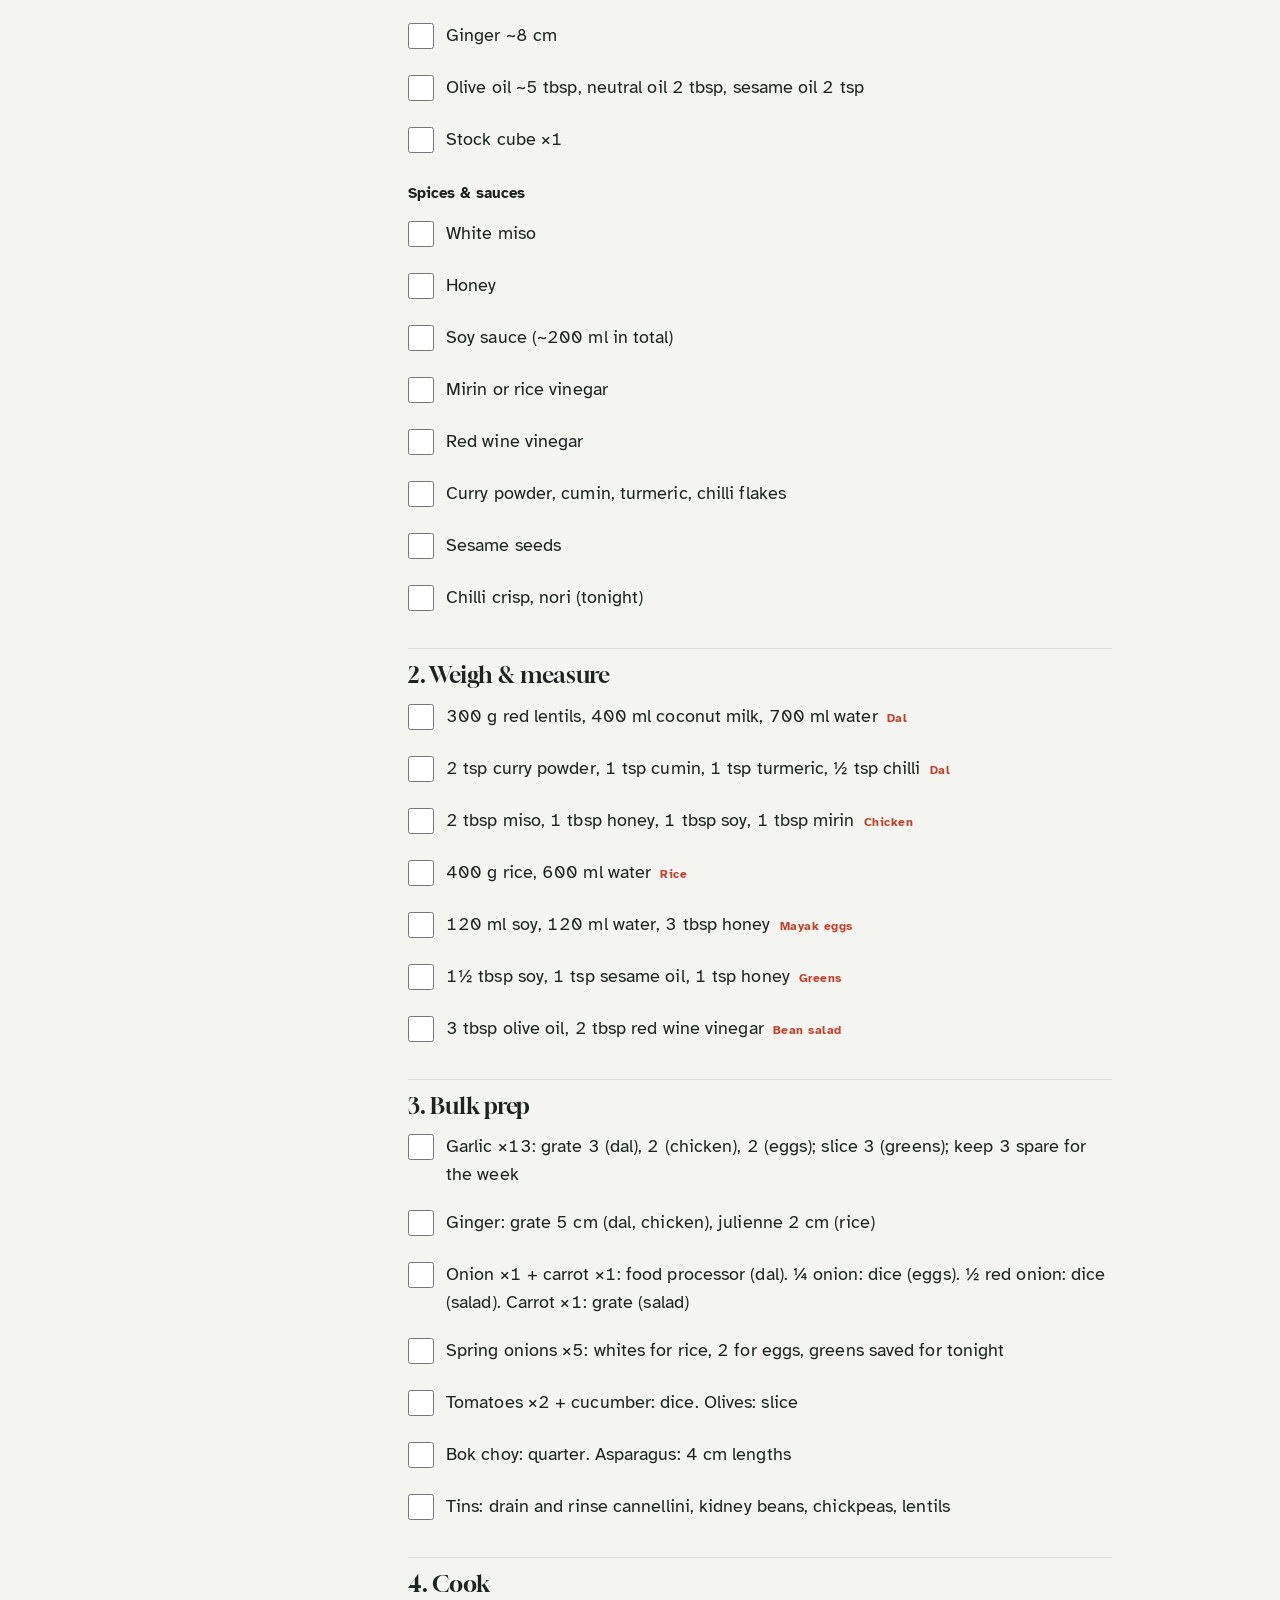
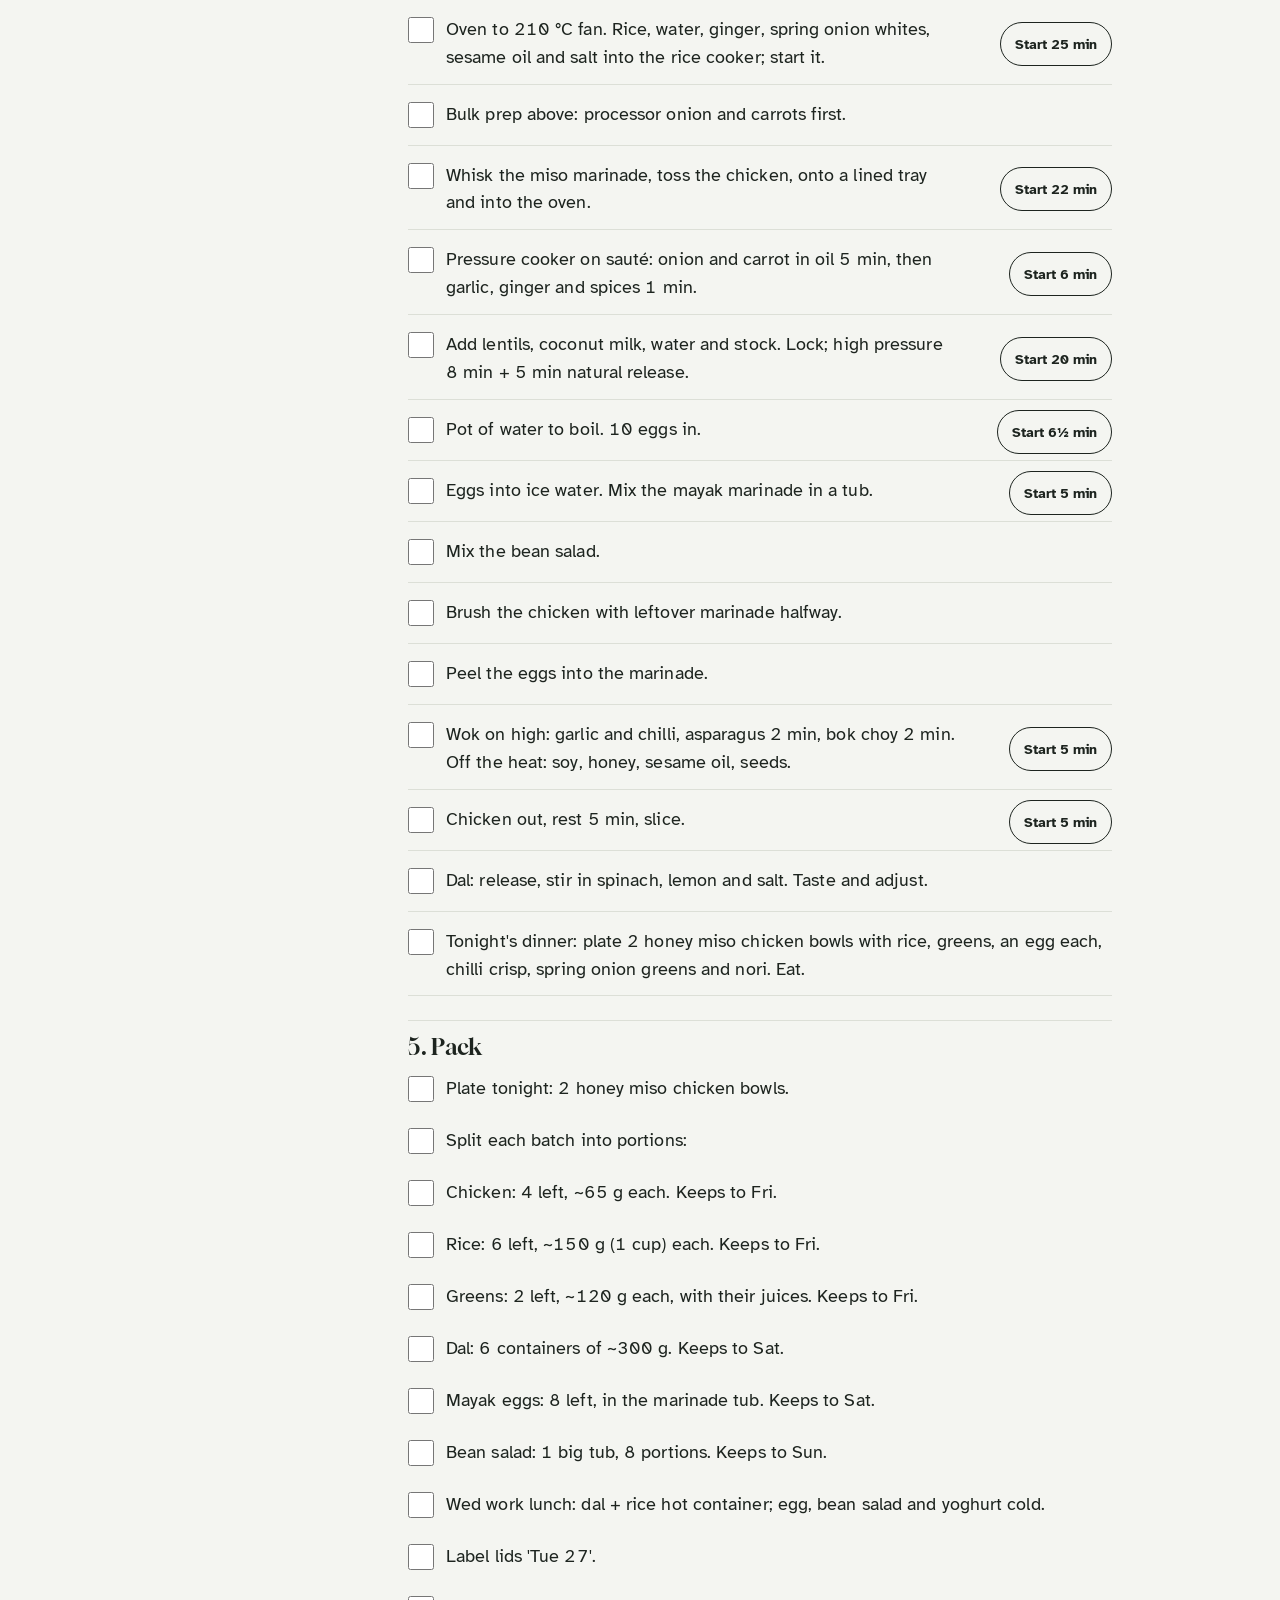
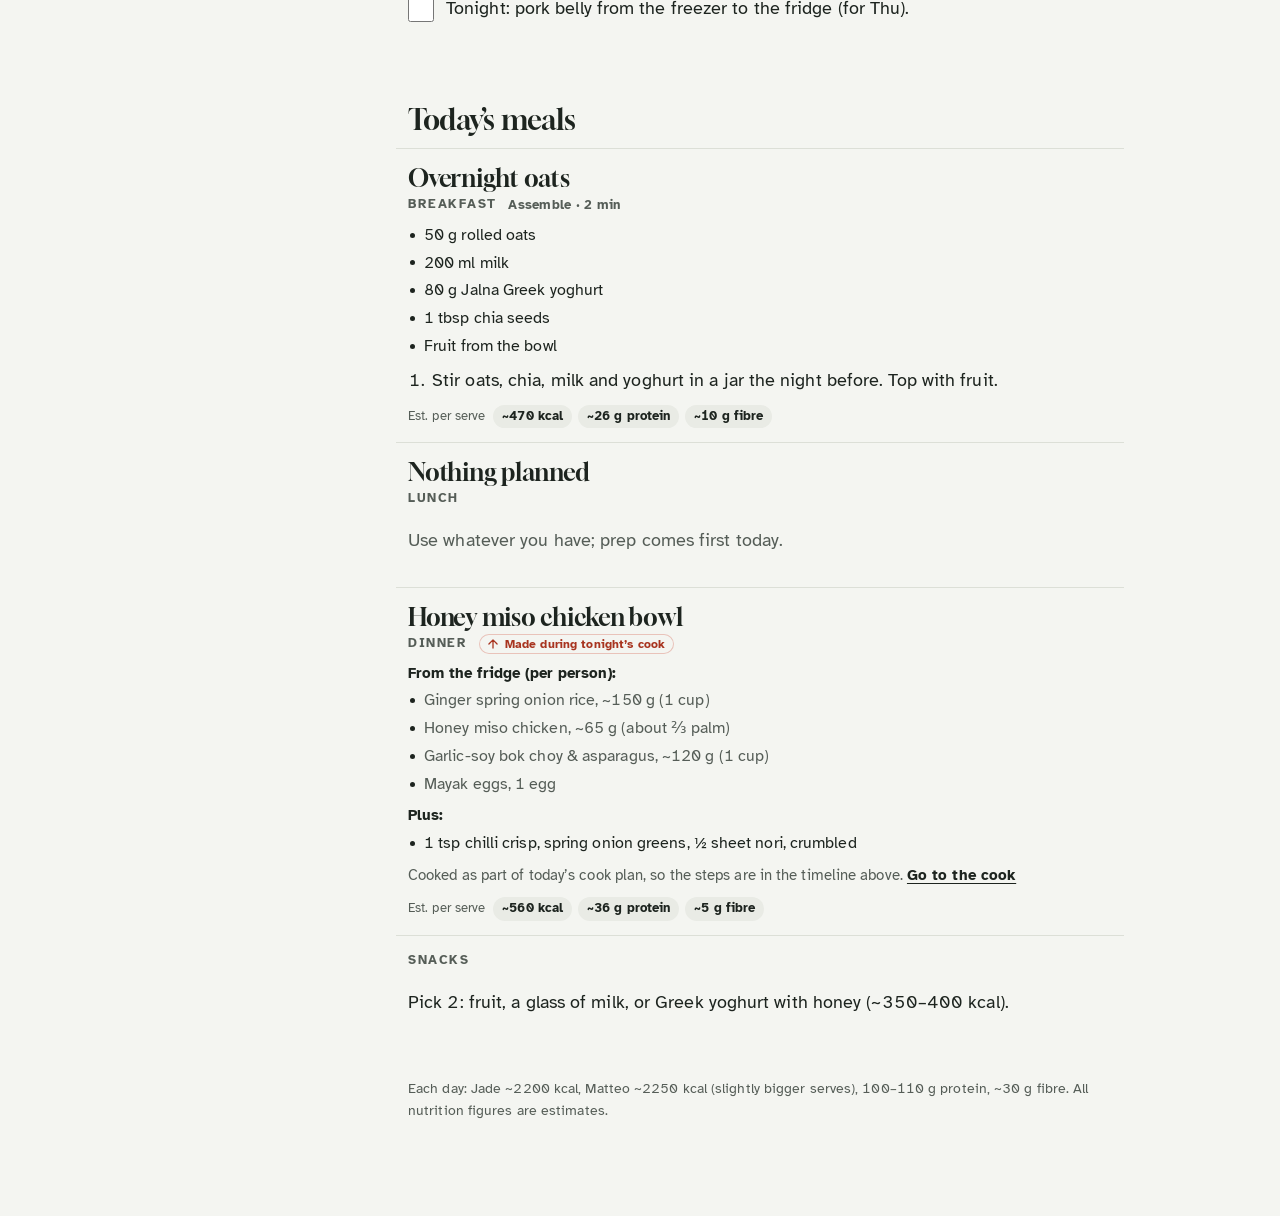
<file: weeks/2026-10-27.html>
<!doctype html>
<html lang="en-AU">
<head>
<meta charset="utf-8">
<meta name="viewport" content="width=device-width,initial-scale=1,viewport-fit=cover">
<title>Beanos and Lentos's Magical Cookbook · Tue 20 – Sun 25 Oct 2026</title>
<link rel="preconnect" href="https://fonts.googleapis.com">
<link rel="preconnect" href="https://fonts.gstatic.com" crossorigin>
<link rel="preload" as="style" href="https://fonts.googleapis.com/css2?family=Atkinson+Hyperlegible:ital,wght@0,400;0,700;1,400&family=Gloock&display=swap">
<link href="https://fonts.googleapis.com/css2?family=Atkinson+Hyperlegible:ital,wght@0,400;0,700;1,400&family=Gloock&display=swap" rel="stylesheet">
<link rel="icon" href="../favicon.svg?v=ec18415863" type="image/svg+xml">
<link rel="icon" href="../icons/favicon-32.png?v=ec18415863" sizes="32x32" type="image/png">
<link rel="icon" href="../icons/favicon-16.png?v=ec18415863" sizes="16x16" type="image/png">
<link rel="apple-touch-icon" sizes="180x180" href="../icons/apple-touch-icon.png?v=ec18415863">
<link rel="manifest" href="../manifest.webmanifest?v=ec18415863">
<meta name="theme-color" content="#f4f5f1">
<meta name="apple-mobile-web-app-capable" content="yes">
<meta name="mobile-web-app-capable" content="yes">
<meta name="apple-mobile-web-app-title" content="Cookbook">
<link rel="stylesheet" href="../styles.css?v=ec18415863">
</head>
<body>
<nav class="sidenav" aria-label="Sections">
  <a class="sn-brand" href="#today" aria-label="Beanos and Lentos's Magical Cookbook, Today"><img src="../favicon.svg?v=ec18415863" alt="" width="36" height="36"><span class="sn-wm"><span class="wm-small">Beanos &amp; Lentos's</span><span class="wm-big">Magical <em>Cookbook</em></span></span></a>
  <div class="sn-links">
  <a href="#today" data-nav="today"><svg viewBox="0 0 24 24" width="24" height="24" aria-hidden="true"><circle cx="12" cy="12" r="4" fill="none" stroke="currentColor" stroke-width="2" stroke-linecap="round" stroke-linejoin="round"/><path d="M12 2v2M12 20v2M4.9 4.9l1.4 1.4M17.7 17.7l1.4 1.4M2 12h2M20 12h2M4.9 19.1l1.4-1.4M17.7 6.3l1.4-1.4" fill="none" stroke="currentColor" stroke-width="2" stroke-linecap="round" stroke-linejoin="round"/></svg><span>Today</span></a>
  <a href="#week" data-nav="week"><svg viewBox="0 0 24 24" width="24" height="24" aria-hidden="true"><rect x="3.5" y="5" width="17" height="15" rx="2.5" fill="none" stroke="currentColor" stroke-width="2" stroke-linecap="round" stroke-linejoin="round"/><path d="M3.5 10h17M8 14h2M12 14h2M16 14h0M8 17h2M12 17h2" fill="none" stroke="currentColor" stroke-width="2" stroke-linecap="round" stroke-linejoin="round"/></svg><span>Week</span></a>
  <a href="#kitchen" data-nav="kitchen"><svg viewBox="0 0 24 24" width="24" height="24" aria-hidden="true"><rect x="6" y="3" width="12" height="18" rx="2" fill="none" stroke="currentColor" stroke-width="2" stroke-linecap="round" stroke-linejoin="round"/><path d="M6 10h12M9 6v2M9 13v3" fill="none" stroke="currentColor" stroke-width="2" stroke-linecap="round" stroke-linejoin="round"/></svg><span>Kitchen</span></a>
  <a href="#recipes" data-nav="recipes"><svg viewBox="0 0 24 24" width="24" height="24" aria-hidden="true"><path d="M5 4h11a3 3 0 0 1 3 3v13H8a3 3 0 0 1-3-3z" fill="none" stroke="currentColor" stroke-width="2" stroke-linecap="round" stroke-linejoin="round"/><path d="M5 17a3 3 0 0 1 3-3h11M9 8h6" fill="none" stroke="currentColor" stroke-width="2" stroke-linecap="round" stroke-linejoin="round"/></svg><span>Recipes</span></a>
  <a href="#history" data-nav="history"><svg viewBox="0 0 24 24" width="24" height="24" aria-hidden="true"><path d="M3 12a9 9 0 1 0 3-6.7L3 8" fill="none" stroke="currentColor" stroke-width="2" stroke-linecap="round" stroke-linejoin="round"/><path d="M3 3v5h5M12 7v5l3 2" fill="none" stroke="currentColor" stroke-width="2" stroke-linecap="round" stroke-linejoin="round"/></svg><span>History</span></a>
  </div>
</nav>
<header class="top">
  <div class="bar">
    <img src="../favicon.svg?v=ec18415863" alt="" width="32" height="32" class="logo">
    <a class="mid wordmark" href="#today" aria-label="Beanos and Lentos's Magical Cookbook, Today"><span class="wm-small">Beanos &amp; Lentos's</span><span class="wm-big">Magical <em>Cookbook</em></span></a>
    <button type="button" class="icon-btn" id="cal-btn" aria-label="Open calendar" aria-expanded="false" aria-controls="cal-pop"><svg viewBox="0 0 24 24" width="22" height="22" aria-hidden="true"><rect x="3.5" y="5" width="17" height="15" rx="2.5" fill="none" stroke="currentColor" stroke-width="2"/><path d="M3.5 10h17M8 3v4M16 3v4" fill="none" stroke="currentColor" stroke-width="2" stroke-linecap="round"/></svg></button>
  </div>
  <div class="pop pop-right" id="cal-pop" role="dialog" aria-label="Calendar" hidden><div id="cal"></div></div>
  <nav class="days" id="days" aria-label="Choose a day"></nav>
</header>
<main>
  <section class="view" id="v-today" aria-labelledby="today-title">
    <div class="dayhead"><h1 id="today-title">Today</h1><button type="button" class="icon-btn" id="day-prev" aria-label="Previous day"><svg viewBox="0 0 24 24" width="22" height="22" aria-hidden="true"><path d="M15 6l-6 6 6 6" fill="none" stroke="currentColor" stroke-width="2.2" stroke-linecap="round" stroke-linejoin="round"/></svg></button><button type="button" class="icon-btn" id="day-next" aria-label="Next day"><svg viewBox="0 0 24 24" width="22" height="22" aria-hidden="true"><path d="M9 6l6 6-6 6" fill="none" stroke="currentColor" stroke-width="2.2" stroke-linecap="round" stroke-linejoin="round"/></svg></button></div>
    <div id="today-body"><noscript><p>Turn on JavaScript to see the plan.</p></noscript></div>
  </section>
  <section class="view" id="v-week" aria-labelledby="week-title" hidden>
    <h1 id="week-title">This week <span class="h-sub">Tue 27 Oct – Sun 1 Nov</span></h1>
    <div id="overview-body"></div>
  </section>
  <section class="view" id="v-kitchen" aria-labelledby="kitchen-title" hidden>
    <h1 id="kitchen-title">Kitchen</h1>
    <section class="block"><h2>In the fridge</h2><div id="fridge"></div></section>
    <section class="block"><h2>Freezer &amp; thaw</h2><div id="freezer"></div></section>
    <section class="block"><h2>Shopping</h2><div id="topup"></div></section>
  </section>
  <section class="view" id="v-recipes" aria-labelledby="recipes-title" hidden>
    <h1 id="recipes-title">Recipes</h1>
    <div id="all-recipes"></div>
  </section>
  <section class="view" id="v-history" aria-labelledby="history-title" hidden>
    <h1 id="history-title">History</h1>
    <ul class="archive" id="weeklist"></ul>
    <div id="repeat" class="repeat"></div>
  </section>
  <p class="small muted foot" id="targets"></p>
</main>
<nav class="tabbar" aria-label="Main">
  <a href="#today" data-nav="today"><svg viewBox="0 0 24 24" width="24" height="24" aria-hidden="true"><circle cx="12" cy="12" r="4" fill="none" stroke="currentColor" stroke-width="2" stroke-linecap="round" stroke-linejoin="round"/><path d="M12 2v2M12 20v2M4.9 4.9l1.4 1.4M17.7 17.7l1.4 1.4M2 12h2M20 12h2M4.9 19.1l1.4-1.4M17.7 6.3l1.4-1.4" fill="none" stroke="currentColor" stroke-width="2" stroke-linecap="round" stroke-linejoin="round"/></svg><span>Today</span></a>
  <a href="#week" data-nav="week"><svg viewBox="0 0 24 24" width="24" height="24" aria-hidden="true"><rect x="3.5" y="5" width="17" height="15" rx="2.5" fill="none" stroke="currentColor" stroke-width="2" stroke-linecap="round" stroke-linejoin="round"/><path d="M3.5 10h17M8 14h2M12 14h2M16 14h0M8 17h2M12 17h2" fill="none" stroke="currentColor" stroke-width="2" stroke-linecap="round" stroke-linejoin="round"/></svg><span>Week</span></a>
  <a href="#kitchen" data-nav="kitchen"><svg viewBox="0 0 24 24" width="24" height="24" aria-hidden="true"><rect x="6" y="3" width="12" height="18" rx="2" fill="none" stroke="currentColor" stroke-width="2" stroke-linecap="round" stroke-linejoin="round"/><path d="M6 10h12M9 6v2M9 13v3" fill="none" stroke="currentColor" stroke-width="2" stroke-linecap="round" stroke-linejoin="round"/></svg><span>Kitchen</span></a>
  <a href="#recipes" data-nav="recipes"><svg viewBox="0 0 24 24" width="24" height="24" aria-hidden="true"><path d="M5 4h11a3 3 0 0 1 3 3v13H8a3 3 0 0 1-3-3z" fill="none" stroke="currentColor" stroke-width="2" stroke-linecap="round" stroke-linejoin="round"/><path d="M5 17a3 3 0 0 1 3-3h11M9 8h6" fill="none" stroke="currentColor" stroke-width="2" stroke-linecap="round" stroke-linejoin="round"/></svg><span>Recipes</span></a>
  <a href="#history" data-nav="history"><svg viewBox="0 0 24 24" width="24" height="24" aria-hidden="true"><path d="M3 12a9 9 0 1 0 3-6.7L3 8" fill="none" stroke="currentColor" stroke-width="2" stroke-linecap="round" stroke-linejoin="round"/><path d="M3 3v5h5M12 7v5l3 2" fill="none" stroke="currentColor" stroke-width="2" stroke-linecap="round" stroke-linejoin="round"/></svg><span>History</span></a>
</nav>

<div class="toast" id="toast" role="status" aria-live="polite" hidden></div>
<a href="#today" class="timer-pill" id="timer-pill" hidden></a>
<script src="2026-10-27.data.js?v=ec18415863"></script>
<script src="../weeks.js?v=ec18415863"></script>
<script src="../app.js?v=ec18415863"></script>
</body>
</html>
</file>
<file: styles.css>
:root{--bg:#eef1ea;--card:#fff;--ink:#1f2a22;--mute:#4f5a52;--line:#d6ddd2;--acc:#a8402b;--acc-bg:#f7e4de;--herb:#3e6140;--herb-bg:#e1ebdd;--chip:#e4e9e0}
*{box-sizing:border-box}html{-webkit-text-size-adjust:100%}
body{margin:0;font:18px/1.55 "Atkinson Hyperlegible",system-ui,sans-serif;background:var(--bg);color:var(--ink);font-variant-numeric:tabular-nums}
::selection{background:var(--acc);color:#fff}
:focus-visible{outline:3px solid var(--acc);outline-offset:2px;border-radius:6px}
h1,h2,h3{font-family:"Young Serif",Georgia,serif;font-weight:400;line-height:1.2;text-wrap:balance}
h1{font-size:clamp(1.9rem,7vw,2.6rem);margin:20px 0 12px}
h2{font-size:1.4rem;margin:0 0 12px}
h3{font-size:1.2rem;margin:0 0 4px}
h4{font-size:.85rem;text-transform:uppercase;letter-spacing:.06em;color:var(--mute);margin:16px 0 6px}
a{color:var(--acc);text-underline-offset:3px}
.muted{color:var(--mute)}.small{font-size:.9rem}
.top{position:sticky;top:0;z-index:5;background:rgba(238,241,234,.97);border-bottom:1px solid var(--line)}
.bar{max-width:720px;margin:auto;display:flex;justify-content:space-between;align-items:center;padding:8px 16px 0;font-size:.95rem}
.back{font-weight:700;min-height:44px;display:inline-flex;align-items:center}
.back::before{content:"\2190\00a0"}
.range{color:var(--mute)}
.days{max-width:720px;margin:auto;display:grid;grid-template-columns:repeat(6,1fr);gap:6px;padding:8px 16px 12px}
.days button{font:inherit;border:1px solid var(--line);background:var(--card);color:var(--ink);border-radius:12px;padding:6px 0 4px;min-height:58px;cursor:pointer;display:flex;flex-direction:column;align-items:center;line-height:1.15}
.days button span{font-size:.8rem;color:var(--mute)}
.days button b{font-size:1.2rem}
.days button i{font-style:normal;font-size:.75rem;font-weight:700;color:var(--acc)}
.days button[aria-pressed=true]{background:var(--ink);border-color:var(--ink);color:#fff}
.days button[aria-pressed=true] span,.days button[aria-pressed=true] i{color:#fff}
main{max-width:720px;margin:auto;padding:0 16px 48px}
section{margin:0 0 28px}
.remind{background:var(--acc-bg);border-radius:12px;padding:12px 16px;margin:0 0 24px}
.remind strong{color:var(--acc)}
.remind ul{margin:4px 0 0}
.meal,.recipe{background:var(--card);border:1px solid var(--line);border-radius:14px;padding:16px;margin:0 0 12px}
.slot{margin:0 0 2px;font-weight:700;color:var(--herb);font-size:.9rem;text-transform:uppercase;letter-spacing:.05em}
.slot .muted{text-transform:none;letter-spacing:0;font-weight:400}
.uses{margin:2px 0 8px;font-size:.92rem;color:var(--mute)}
.meta{margin:0 0 4px;color:var(--mute);font-size:.92rem}
ul,ol{padding-left:1.3em;margin:6px 0}li{margin:4px 0}
ul.plain{list-style:disc}
.check{list-style:none;padding:0}
.check label{display:flex;gap:12px;align-items:flex-start;padding:6px 0;min-height:44px;cursor:pointer}
.check input{width:22px;height:22px;margin:2px 0 0;accent-color:var(--herb);flex:none}
.check input:checked+span{color:var(--mute);text-decoration:line-through}
ol.order{background:var(--card);border:1px solid var(--line);border-radius:14px;padding:12px 16px 12px 2.2em;margin:0}
ol.order li{margin:10px 0;padding-left:4px}
ol.order li::marker{font-weight:700;color:var(--acc)}
.quick{color:var(--ink)}
.nut{margin:10px 0 0;padding-top:8px;border-top:1px dashed var(--line);font-size:.88rem;color:var(--mute)}
.below{border-top:1px solid var(--line);padding-top:24px}
.scroll{overflow-x:auto}
table{width:100%;border-collapse:collapse;background:var(--card);border:1px solid var(--line);border-radius:12px;overflow:hidden;font-size:.95rem}
th,td{text-align:left;padding:10px;border-bottom:1px solid var(--line);vertical-align:top}
thead th{background:var(--chip)}
tbody th{white-space:nowrap;font-weight:700}
.fridge{list-style:none;padding:0}
.fridge li{display:flex;justify-content:space-between;gap:12px;padding:8px 0;border-bottom:1px solid var(--line)}
.ref details{background:var(--card);border:1px solid var(--line);border-radius:12px;margin:0 0 8px}
.ref summary{padding:12px 16px;min-height:44px;cursor:pointer;font-weight:700}
.ref .recipe,.ref .meal{border:0;margin:0;padding-top:0}
.ref .recipe h3,.ref .meal h3,.ref .meal .slot{display:none}
.two{display:grid;gap:20px}
@media (min-width:600px){.two{grid-template-columns:1fr 1fr}}
.quiet details summary{cursor:pointer;color:var(--mute);min-height:44px;display:flex;align-items:center}
.btn{display:inline-flex;align-items:center;min-height:44px;background:var(--acc);color:#fff;padding:10px 18px;border-radius:99px;font:700 .95rem "Atkinson Hyperlegible",system-ui,sans-serif;border:0;cursor:pointer}
.btn:hover{background:#8c3423}
.foot{margin-top:24px}
.archive{list-style:none;padding:0}
.archive li{border-bottom:1px solid var(--line)}
.archive a{display:block;padding:12px 0;text-decoration:none;color:var(--ink)}
.archive a b{color:var(--acc)}
.archive a span{display:block;font-size:.9rem;color:var(--mute)}
.grp{font:700 .85rem "Atkinson Hyperlegible",system-ui,sans-serif;text-transform:uppercase;letter-spacing:.06em;color:var(--mute);margin:16px 0 6px}
/* header controls */
.bar{display:grid;grid-template-columns:44px 1fr 44px;gap:8px;align-items:center;padding:8px 16px 0}
.mid{display:flex;flex-direction:column;align-items:center;line-height:1.2}
.mid .back{min-height:28px;font-size:.88rem}
.icon-btn{width:44px;height:44px;display:inline-flex;align-items:center;justify-content:center;border:1px solid var(--line);background:var(--card);color:var(--ink);border-radius:12px;cursor:pointer;font:inherit;font-size:1.3rem}
.icon-btn:hover,.icon-btn[aria-expanded=true]{border-color:var(--ink)}
.icon-btn.sm{width:40px;height:40px;border:0;background:none}
.top{position:sticky}
.pop{position:absolute;top:56px;z-index:10;background:var(--card);border:1px solid var(--line);border-radius:14px;box-shadow:0 4px 8px rgba(31,42,34,.08),0 16px 40px rgba(31,42,34,.14);padding:10px}
.pop-left{left:12px;min-width:220px}
.pop-right{right:12px;width:min(320px,calc(100vw - 24px))}
.top .bar,.top .pop{max-width:none}
.anchor{scroll-margin-top:150px}
html{scroll-behavior:smooth}
@media (prefers-reduced-motion:reduce){html{scroll-behavior:auto}}
/* calendar */
.cal-head{display:flex;align-items:center;justify-content:space-between;margin-bottom:6px}
.cal-grid{display:grid;grid-template-columns:repeat(7,1fr);gap:3px;text-align:center}
.dow{font-size:.78rem;color:var(--mute);padding:4px 0}
.cal-grid .day{font:inherit;font-size:.95rem;aspect-ratio:1;min-height:38px;display:flex;align-items:center;justify-content:center;border-radius:10px;border:1px solid transparent;background:none;color:var(--ink);text-decoration:none;position:relative;cursor:pointer}
.cal-grid .day[disabled]{color:#5f6a62;opacity:.75;cursor:default}
.cal-grid .plan{background:var(--herb-bg);color:var(--herb);font-weight:700}
.cal-grid .past{background:var(--chip);color:var(--ink)}
.cal-grid .cook::after{content:"";position:absolute;bottom:5px;width:6px;height:6px;border-radius:50%;background:var(--acc)}
.cal-grid .today{border-color:var(--acc);border-width:2px}
.cal-grid .sel{background:var(--ink);color:#fff}
.cal-key{display:flex;align-items:center;gap:6px;flex-wrap:wrap;font-size:.8rem;color:var(--mute);margin:10px 0 0}
.k{display:inline-block;width:12px;height:12px;border-radius:4px;margin-left:6px}
.k.plan{background:var(--herb-bg)}.k.cook{background:var(--acc);border-radius:50%;width:8px;height:8px}.k.today{border:2px solid var(--acc)}
/* grocery reminders */
.grocery{background:var(--herb-bg);border-radius:12px;padding:12px 16px;margin:0 0 24px}
.remind + .grocery{margin-top:-12px}
.grocery:first-child{margin-top:0}
.grocery strong{display:inline-flex;align-items:center;gap:6px;color:var(--herb)}
.grocery ul{margin:4px 0 0}
/* night-before */
.nightb{background:var(--card);border:2px solid var(--herb);border-radius:12px;padding:12px 16px;margin:0 0 24px}
.nightb strong{color:var(--herb)}
/* cook plan */
.tabs{display:flex;gap:4px;background:var(--chip);border-radius:12px;padding:4px;margin:0 0 16px}
.tabs button{flex:1;font:700 1rem "Atkinson Hyperlegible",system-ui,sans-serif;min-height:44px;border:0;border-radius:9px;background:none;color:var(--mute);cursor:pointer}
.tabs button[aria-selected=true]{background:var(--card);color:var(--ink);box-shadow:0 1px 3px rgba(31,42,34,.12)}
.seg{display:inline-flex;gap:2px;padding:3px;border:1px solid var(--line);border-radius:99px;background:var(--card);margin:0 0 8px}
.seg button{font:inherit;font-size:.95rem;min-height:40px;padding:0 18px;border:0;border-radius:99px;background:var(--card);color:var(--ink);cursor:pointer}
.seg button[aria-pressed=true]{background:var(--ink);color:#fff}
.step-h{font-size:1.25rem;margin:24px 0 6px;padding-top:12px;border-top:1px solid var(--line)}
.rtag{display:inline-block;font-size:.8rem;font-weight:700;color:var(--herb);background:var(--herb-bg);padding:1px 8px;border-radius:99px;margin-left:4px}
ol.cooklist{list-style:none;padding:0;counter-reset:c}
ol.cooklist li{display:flex;flex-wrap:wrap;align-items:center;gap:4px 10px;border-bottom:1px solid var(--line);padding:4px 0}
ol.cooklist li label{flex:1 1 220px}
.timer{font:700 .9rem "Atkinson Hyperlegible",system-ui,sans-serif;min-height:44px;padding:0 14px;border-radius:99px;border:1px solid var(--acc);background:var(--card);color:var(--acc);cursor:pointer;margin-left:34px;font-variant-numeric:tabular-nums}
.timer.run{background:var(--acc);color:#fff}
.timer.done{background:var(--herb);border-color:var(--herb);color:#fff}
.lanes{display:grid;gap:16px}
@media (min-width:640px){.lanes{grid-template-columns:1fr 1fr}}
.lane{background:var(--card);border:1px solid var(--line);border-radius:12px;padding:4px 12px 8px}
.lane h4{margin-top:10px}
/* out */
.meal.out{background:transparent;border-style:dashed}
.meal.out h3,.ov-slot.out .ov-meal{color:var(--mute)}
.out-note{margin:0;font-weight:700;color:var(--acc)}
.out-cell{color:var(--mute)}
/* overview */
.ov{display:grid;gap:12px}
@media (min-width:700px){.ov{grid-template-columns:1fr 1fr}}
.ov-day{background:var(--card);border:1px solid var(--line);border-radius:14px;padding:12px 14px}
.ov-day h3{margin-bottom:6px}
.ov-slot{border-top:1px solid var(--line);padding:8px 0}
.ov-meal{margin:0;font-weight:700}
.ov-refs{margin:2px 0;font-size:.9rem}
.ov-out{display:flex;align-items:center;gap:10px;min-height:44px;font-size:.95rem;cursor:pointer}
.ov-out input{width:22px;height:22px;accent-color:var(--acc)}
.ov-note input,#ov-text{width:100%;font:inherit;font-size:1rem;padding:10px 12px;border:1px solid var(--line);border-radius:10px;background:var(--bg);color:var(--ink)}
.sr{position:absolute;width:1px;height:1px;overflow:hidden;clip:rect(0 0 0 0);white-space:nowrap}
.tag{display:inline-block;font:700 .78rem "Atkinson Hyperlegible",system-ui,sans-serif;color:var(--herb);background:var(--herb-bg);padding:2px 8px;border-radius:99px;vertical-align:middle}
.tag.p{color:var(--acc);background:var(--acc-bg)}
/* toast + timer pill */
.toast{position:fixed;left:50%;bottom:20px;transform:translate(-50%,8px);opacity:0;pointer-events:none;max-width:calc(100vw - 32px);background:var(--ink);color:#fff;font:700 .95rem "Atkinson Hyperlegible",system-ui,sans-serif;padding:12px 18px;border-radius:12px;z-index:20;box-shadow:0 8px 24px rgba(31,42,34,.25);transition:opacity .25s ease,transform .25s cubic-bezier(.16,1,.3,1)}
.toast.show{opacity:1;transform:translate(-50%,0)}
@media (prefers-reduced-motion:reduce){.toast{transition:none}}
.timer-pill{position:fixed;right:16px;bottom:20px;z-index:15;background:var(--acc);color:#fff;font-weight:700;padding:12px 16px;border-radius:99px;text-decoration:none;box-shadow:0 4px 14px rgba(31,42,34,.25)}
/* collapsible recipe cards */
.rbar{display:flex;justify-content:space-between;align-items:center;gap:12px;margin:0 0 6px}
.rprog{margin:0;font-weight:700}
.linkbtn{font:700 .95rem "Atkinson Hyperlegible",system-ui,sans-serif;background:none;border:0;color:var(--acc);min-height:44px;padding:0 4px;cursor:pointer;text-decoration:underline;text-underline-offset:3px}
.rmeter{height:6px;background:var(--chip);border-radius:99px;overflow:hidden;margin:0 0 14px}
.rmeter span{display:block;height:100%;background:var(--herb);border-radius:99px;transition:width .4s cubic-bezier(.16,1,.3,1)}
.rcard{background:var(--card);border:1px solid var(--line);border-radius:14px;margin:0 0 10px;transition:background-color .3s ease-out,border-color .3s ease-out}
.rhead{display:flex;align-items:stretch}
.dtick{display:flex;align-items:center;justify-content:center;width:60px;flex:none;cursor:pointer;position:relative}
.dtick input{position:absolute;opacity:0;width:44px;height:44px;margin:0;cursor:pointer}
.dtick .box{width:30px;height:30px;border:2px solid var(--herb);border-radius:9px;display:flex;align-items:center;justify-content:center;color:#fff;transition:background-color .2s ease-out}
.dtick .box path{stroke-dasharray:24;stroke-dashoffset:24;transition:stroke-dashoffset .35s cubic-bezier(.16,1,.3,1) .05s}
.dtick input:checked+.box{background:var(--herb)}
.dtick input:checked+.box path{stroke-dashoffset:0}
.dtick input:focus-visible+.box{outline:3px solid var(--acc);outline-offset:2px}
.rtoggle{flex:1;display:grid;grid-template-columns:1fr auto;grid-template-rows:auto auto;column-gap:8px;align-items:center;text-align:left;font:inherit;color:var(--ink);background:none;border:0;padding:12px 14px 12px 0;min-height:64px;cursor:pointer}
.rname{font-family:"Young Serif",Georgia,serif;font-size:1.15rem;line-height:1.25}
.rmeta{grid-row:2;font-size:.88rem;color:var(--mute)}
.chev{grid-row:1/3;grid-column:2;color:var(--mute);transition:transform .3s cubic-bezier(.16,1,.3,1)}
.rcard.open .chev{transform:rotate(180deg)}
.rbody{display:grid;grid-template-rows:0fr;transition:grid-template-rows .35s cubic-bezier(.16,1,.3,1)}
.rcard.open .rbody{grid-template-rows:1fr}
.rin{overflow:hidden}
.rin .recipe{border:0;margin:0;padding:0 16px 16px}
.rcard.done{background:var(--bg);border-color:var(--herb-bg)}
.rcard.done .rname{color:var(--mute);text-decoration:line-through;text-decoration-thickness:2px}
.confetti{position:fixed;inset:0;width:100%;height:100%;pointer-events:none;z-index:30}
@keyframes pulse{0%{box-shadow:0 0 0 0 rgba(62,97,64,.45)}100%{box-shadow:0 0 0 14px rgba(62,97,64,0)}}
.rcard.pulse{animation:pulse .8s ease-out}
@media (prefers-reduced-motion:reduce){.rbody,.chev,.rmeter span,.dtick .box path{transition:none}}
.uses-h{margin:4px 0 0;font-size:.9rem;font-weight:700;color:var(--herb)}
ul.uses{margin:2px 0 8px;padding-left:1.2em;font-size:.95rem}
ul.uses li{margin:2px 0}
.fridge li{display:block}
.fr-top{display:flex;justify-content:space-between;gap:12px}
.fr-por{margin:2px 0 0;font-size:.9rem;color:var(--mute)}
/* cook-day done collapse */
.cookbody{display:grid;grid-template-rows:1fr;transition:grid-template-rows .4s cubic-bezier(.16,1,.3,1),opacity .3s ease-out}
.cookwrap.collapsed .cookbody{grid-template-rows:0fr;opacity:0}
.cookbar{width:100%;display:flex;align-items:center;gap:10px;min-height:56px;padding:10px 16px;margin:0 0 20px;border:1px solid var(--herb);border-radius:14px;background:var(--herb-bg);color:var(--herb);font:700 1rem "Atkinson Hyperlegible",system-ui,sans-serif;text-align:left;cursor:pointer}
.cookbar svg{flex:none;background:var(--herb);color:#fff;border-radius:50%;padding:3px}
.cb-t{flex:1;color:var(--ink)}
.cb-a{font-size:.9rem;color:var(--herb);text-decoration:underline;text-underline-offset:3px;white-space:nowrap}
@media (prefers-reduced-motion:reduce){.cookbody{transition:none}}
/* tickable reminder boxes */
.tb{padding:0;overflow:hidden}
.tb-body{display:grid;grid-template-rows:1fr;transition:grid-template-rows .4s cubic-bezier(.16,1,.3,1)}
.tb.collapsed .tb-body{grid-template-rows:0fr}
.tb .rin{padding:12px 16px 6px}
.tb.collapsed .rin{padding-top:0;padding-bottom:0}
.tb-title{display:flex;flex-wrap:wrap;align-items:center;gap:6px}
.tb-sub{flex-basis:100%;font-weight:400;color:var(--ink);font-size:.95rem}
.tb-list{margin:4px 0 0}
.tb-list label{min-height:48px;align-items:center}
.tb-list input{width:24px;height:24px;margin:0}
.tb-list li.tb-pop span{animation:tbpop .45s cubic-bezier(.16,1,.3,1)}
@keyframes tbpop{0%{transform:scale(1)}40%{transform:scale(1.05)}100%{transform:scale(1)}}
.tb-bar{width:100%;display:flex;align-items:center;gap:10px;min-height:52px;padding:10px 16px;border:0;font:700 1rem "Atkinson Hyperlegible",system-ui,sans-serif;text-align:left;cursor:pointer;color:var(--herb);
  background:var(--herb-bg) radial-gradient(circle at 1px 1px,rgba(62,97,64,.12) 1px,transparent 1.5px) 0 0/12px 12px}
.tb-bar[hidden]{display:none}
.tb-bar svg{flex:none;background:var(--herb);color:#fff;border-radius:50%;padding:3px;width:24px;height:24px}
.tb-msg{flex:1;color:var(--ink)}
.tb-a{font-size:.9rem;text-decoration:underline;text-underline-offset:3px}
.remind.tb .tb-bar{color:var(--acc)}
.tb.is-done{background:var(--herb-bg)}
.plainbox{margin:0}
@media (prefers-reduced-motion:reduce){.tb-body{transition:none}.tb-list li.tb-pop span{animation:none}}
.tb-body>.rin,.cookbody>.rin,.rbody>.rin{min-height:0}
/* ---- Tabs layout ---- */
body{padding-bottom:calc(76px + env(safe-area-inset-bottom))}
.top{padding-top:env(safe-area-inset-top)}
.logo{width:32px;height:32px;border-radius:8px;justify-self:center}
.mid .range{font-weight:700;color:var(--ink)}
.view h1{margin-top:20px}
.block{margin:0 0 28px}
.block h2{margin-top:8px}
.tabbar{position:fixed;left:0;right:0;bottom:0;z-index:12;display:grid;grid-template-columns:repeat(5,1fr);background:rgba(255,255,255,.97);border-top:1px solid var(--line);padding:4px 4px calc(4px + env(safe-area-inset-bottom));box-shadow:0 -4px 16px rgba(31,42,34,.06)}
.tabbar a{display:flex;flex-direction:column;align-items:center;justify-content:center;gap:2px;min-height:56px;border-radius:12px;text-decoration:none;color:var(--mute);font-size:.8rem;font-weight:700}
.tabbar a[aria-current=page]{color:var(--herb);background:var(--herb-bg)}
.tabbar a:hover{color:var(--ink)}
.timer-pill{bottom:calc(84px + env(safe-area-inset-bottom))}
.toast{bottom:calc(90px + env(safe-area-inset-bottom))}
.days a{font:inherit;border:1px solid var(--line);background:var(--card);color:var(--ink);border-radius:12px;padding:6px 0 4px;min-height:58px;display:flex;flex-direction:column;align-items:center;line-height:1.15;text-decoration:none}
.days a span{font-size:.8rem;color:var(--mute)}
.days a b{font-size:1.2rem}
.days a i{font-style:normal;font-size:.75rem;font-weight:700;color:var(--acc)}
.days a[aria-current=true]{background:var(--ink);border-color:var(--ink);color:#fff}
.days a[aria-current=true] span,.days a[aria-current=true] i{color:#fff}
/* ---- Unified collapsible ---- */
.cx{background:var(--card);border:1px solid var(--line);border-radius:14px;margin:0 0 10px}
.cx-h{width:100%;display:grid;grid-template-columns:1fr auto;grid-template-rows:auto auto;column-gap:8px;align-items:center;text-align:left;font:inherit;color:var(--ink);background:none;border:0;padding:12px 14px 12px 16px;min-height:60px;cursor:pointer}
.cx-t{font-family:"Young Serif",Georgia,serif;font-size:1.12rem;line-height:1.25}
.cx-m{grid-row:2;font-size:.88rem;color:var(--mute)}
.cx-h .chev{grid-row:1/3;grid-column:2}
.cx.open .chev,.tb:not(.collapsed) .tb-bar .chev,.cookwrap:not(.collapsed) .cookbar .chev{transform:rotate(180deg)}
.chev{color:var(--mute);transition:transform .3s cubic-bezier(.16,1,.3,1);flex:none}
.cx-b{display:grid;grid-template-rows:0fr;transition:grid-template-rows .35s cubic-bezier(.16,1,.3,1)}
.cx.open .cx-b{grid-template-rows:1fr}
.cx-b>.rin{min-height:0}
.cx .recipe,.cx .meal{border:0;margin:0;padding:0 16px 16px;background:none}
.cx .meal .slot{display:none}
h2.grp{font-size:1.2rem;margin:20px 0 10px}
.ov-refs{list-style:none;padding:0;margin:4px 0;font-size:.92rem}
.ov-refs li{margin:2px 0}
.ov-daylink{color:var(--ink);text-decoration:none}
.fr-top a{color:var(--ink);text-decoration-color:var(--line)}
.nightb.tb{border:2px solid var(--herb);padding:0}
.nightb .tb-title{color:var(--herb)}
@media (prefers-reduced-motion:reduce){.cx-b,.chev{transition:none}}
.cx-wrap{margin:0;font:inherit}
.ov-h{font-size:1.2rem;margin:0 0 6px}
/* ---- day header with arrows ---- */
body:not([data-view="today"]) .days{display:none}
.dayhead{display:grid;grid-template-columns:44px 1fr 44px;align-items:center;gap:8px;margin:16px 0 12px}
.dayhead h1{margin:0;text-align:center}
.dayhead .icon-btn:disabled{opacity:.35;cursor:default}
/* ---- desktop menu ---- */
@media (min-width:1024px){
  .tabbar{display:none}
  body{padding-bottom:32px}
  .logo{display:none}
  .timer-pill{bottom:24px}.toast{bottom:24px}
}
/* ---- container hierarchy: one level of cards, one done-bar pattern ---- */
.tb-bar,.cookbar{display:flex;align-items:center;gap:12px;width:100%;min-height:56px;padding:12px 16px;margin:0;border:0;border-radius:14px;
  background:var(--herb-bg);color:var(--ink);font:700 1rem "Atkinson Hyperlegible",system-ui,sans-serif;text-align:left;cursor:pointer}
.tb-bar:hover,.cookbar:hover{background:#d5e3d0}
.always-collapsible .tb-bar{background:transparent;padding:14px 0;border-radius:0;justify-content:space-between}
.always-collapsible .tb-bar:hover{background:transparent}
.always-collapsible .tb-bar:hover .tb-a{text-decoration:underline;text-underline-offset:3px}
.always-collapsible .tb-bar .tb-a{color:var(--mute)}
.tb-msg,.cb-t{flex:1;color:var(--ink)}
.tb-a,.cb-a{font-size:.9rem;font-weight:700;color:var(--herb);text-decoration:none}
.tb-bar svg:first-child,.cookbar svg:first-child{flex:none;width:24px;height:24px;padding:3px;border-radius:50%;background:var(--herb);color:#fff}
.tb-bar .chev,.cookbar .chev{color:var(--herb)}
.tb.is-done{background:var(--herb-bg);border:0}
.tb.is-done:not(.collapsed) .tb-bar{border-radius:14px 14px 0 0}
.remind.tb.is-done .tb-bar{color:var(--ink)}
.cookwrap{margin:0 0 24px}
.cookwrap .cookbar{margin:0 0 16px}
.cookwrap.collapsed .cookbar{margin:0}
.cook > h2{margin-top:0}
.lane{background:none;border:0;border-radius:0;padding:0}
.lane h4{margin:8px 0 4px;padding-bottom:6px;border-bottom:2px solid var(--herb-bg)}
.rin .recipe{background:none}
.nightb.tb{border:2px solid var(--herb)}
.nightb.tb.is-done{border:0}
/* ---- top-of-Today boxes: one container style, tint + icon differ ---- */
:root{--stone-bg:#efece6;--stone:#5b554c;--dusk-bg:#e8ecf1;--dusk:#3d4f66}
.tb{border:0!important;border-radius:14px;margin:0 0 16px;padding:0}
.tb .rin{padding:14px 16px 8px}
.tb-title{display:flex;align-items:center;gap:8px;font-weight:700;font-size:1rem}
.tb-title .ic,.tb-title svg{flex:none}
.always-collapsible{border-top:1px solid var(--line)!important;margin:0}
.always-collapsible .tb-body{padding-top:0}
.always-collapsible .tb-bar{font-size:1.02rem}
.always-collapsible.is-done .tb-bar svg:first-child{display:none}
.tb-main-title{flex:1;display:flex;align-items:center;gap:8px}
.tb-done-mark{display:inline-flex;color:var(--herb)}
.remind.tb{background:var(--stone-bg)}
.remind.tb .tb-title,.remind strong{color:var(--stone)}
.grocery.tb{background:var(--herb-bg)}
.grocery.tb .tb-title{color:var(--herb)}
.nightb.tb{background:var(--dusk-bg)}
.nightb.tb .tb-title{color:var(--dusk)}
.tb.is-done{background:var(--herb-bg)}
.tb-sub{flex-basis:100%;font-weight:400;color:var(--ink);font-size:.95rem;margin-top:2px}
.tb-title{flex-wrap:wrap}
.sec-h{display:flex;align-items:center;gap:8px}
.sec-h .ic{color:var(--acc);flex:none}
.cook{background:var(--card);border-radius:14px;padding:16px;border:1px solid var(--line)}
.cook .rcard{border-color:var(--line)}
.cookwrap .cookbar{border-radius:14px}

/* =====================================================================
   Redesign layer: "Magical Cookbook". Restrained palette, one accent
   (tomato), serif display (Gloock) + Atkinson Hyperlegible
   text, rules instead of boxes, one card level at most.
   ===================================================================== */
:root{--bg:#f4f5f1;--card:#fbfbf8;--ink:#1d241f;--mute:#555d57;--line:#dcdfd7;--acc:#c2412d;--acc-bg:#f5e4df;
  --herb:#2f3d33;--herb-bg:#e6e9e2;--chip:#e9ebe5;--stone-bg:transparent;--stone:#1d241f;--dusk-bg:transparent;--dusk:#1d241f;
  --display:"Gloock",Georgia,serif;--text:"Atkinson Hyperlegible",system-ui,sans-serif}
body{font-family:var(--text);background:var(--bg);color:var(--ink);letter-spacing:.005em}
h1,h2,h3,.rname,.cx-t,.wm-big{font-family:var(--display);font-weight:400;letter-spacing:-.01em}
h1{font-size:clamp(2.4rem,9vw,3.4rem);line-height:1.02}
h2{font-size:1.75rem;line-height:1.1}
h3{font-size:1.35rem}
h4,.slot,.uses-h,.grp{font-family:var(--text);font-size:.8rem!important;font-weight:700;letter-spacing:.12em;text-transform:uppercase;color:var(--mute)!important}
h2.grp{font-size:.8rem!important;margin:28px 0 4px}
.h-sub{display:block;font-family:var(--text);font-size:.95rem;letter-spacing:0;color:var(--mute);margin-top:6px}
.muted,.meta,.small{color:var(--mute)}
/* header + wordmark */
.top{background:rgba(244,245,241,.94);backdrop-filter:saturate(1.2) blur(10px);border-bottom:1px solid var(--line)}
.bar{grid-template-columns:44px 1fr 44px;padding:6px 16px 0;max-width:760px}
.wordmark{display:flex;flex-direction:column;align-items:flex-start;text-decoration:none;color:var(--ink);line-height:1;padding-left:4px;justify-self:start}
.wm-small{font-size:.75rem;font-weight:700;letter-spacing:.16em;text-transform:uppercase;color:var(--acc)}
.wm-big{font-family:var(--display);font-size:1.45rem;margin-top:3px;white-space:nowrap}
.wm-big em{font-style:italic}
.bar{grid-template-columns:auto 1fr 44px}
.logo{width:34px;height:34px;border-radius:9px}
.icon-btn{border:0;background:transparent;border-radius:10px}
.icon-btn:hover,.icon-btn[aria-expanded=true]{background:var(--chip);border:0}
/* day strip */
.days{gap:2px;padding:6px 12px 10px;max-width:760px}
.days a{border:0;background:transparent;border-radius:10px;min-height:56px;padding:6px 0}
.days a b{font-family:var(--display);font-weight:400;font-size:1.5rem}
.days a i{font-size:.75rem;letter-spacing:.08em;text-transform:uppercase}
.days a[aria-current=true]{background:var(--ink);color:var(--bg)}
main{max-width:760px}
/* day header: title left, arrows right */
.dayhead{grid-template-columns:1fr 44px 44px;gap:2px;margin:22px 0 18px;align-items:end}
.dayhead h1{text-align:left}
/* top-of-Today sections: rules, not tinted boxes */
.tb,.remind.tb,.grocery.tb,.nightb.tb,.tb.is-done{background:transparent!important;border:0!important;border-top:1px solid var(--line)!important;border-radius:0;margin:0}
.tb .rin{padding:14px 0 10px}
.tb-title{color:var(--ink)!important;font-size:1.02rem}
.tb-title .ic,.tb-title svg{color:var(--acc)}
.tb-sub{color:var(--mute)}
.tb-list label{min-height:46px}
.check input,.tb-list input{accent-color:var(--ink)}
.tb-bar,.cookbar{background:transparent;border-radius:0;padding:14px 0;min-height:56px}
.tb-bar:hover,.cookbar:hover{background:transparent}
.tb-bar:hover .tb-a,.cookbar:hover .cb-a{text-decoration:underline;text-underline-offset:3px}
.tb-bar svg:first-child,.cookbar svg:first-child{background:var(--ink);color:var(--bg)}
.tb-a,.cb-a,.tb-bar .chev,.cookbar .chev{color:var(--mute)}
.tb-msg,.cb-t{font-weight:700}
.tb.is-done:not(.collapsed) .tb-bar{border-radius:0}
#today-body > :last-child{margin-bottom:0}
/* cook section: no outer card, ruled */
.cookwrap{border-top:1px solid var(--line);margin:0 0 8px}
.cookwrap .cookbar{margin:0}
.cook{background:none;border:0;border-radius:0;padding:14px 0 8px}
.sec-h{font-size:1.75rem}
.sec-h .ic{color:var(--acc)}
.tabs{background:var(--chip);border-radius:10px}
.tabs button{border-radius:8px}
.tabs button[aria-selected=true]{box-shadow:none;background:var(--card)}
.seg{border:0;background:var(--chip);border-radius:10px;padding:3px}
.seg button{border-radius:8px;background:transparent}
.seg button[aria-pressed=true]{background:var(--ink);color:var(--bg)}
.step-h{font-family:var(--display);font-size:1.45rem;border-top:1px solid var(--line)}
.rtag{background:transparent;color:var(--acc);padding:0;font-size:.78rem;letter-spacing:.04em}
.timer{border-color:var(--ink);color:var(--ink);background:transparent}
.timer.run{background:var(--acc);border-color:var(--acc);color:#fff}
.timer.done{background:var(--ink);border-color:var(--ink)}
.lane h4{border-bottom:1px solid var(--line)}
.rmeter{height:3px;background:var(--line)}.rmeter span{background:var(--acc)}
.rcard,.cx{background:linear-gradient(var(--line),var(--line)) top/100% 1px no-repeat;border:0;border-radius:0;margin:0}
.rcard.done{background:transparent}
.rcard.done .rname{color:var(--mute)}
.dtick .box{border-color:var(--ink);border-radius:7px;width:26px;height:26px}
.dtick input:checked+.box{background:var(--ink)}
.rtoggle,.cx-h{padding-left:0;padding-right:0}
.cx-h{min-height:64px}
.cx-t{font-size:1.3rem}
.rin .recipe,.cx .recipe,.cx .meal{padding:0 0 18px}
/* meals: list, not cards */
.meal{background:linear-gradient(var(--line),var(--line)) top/100% 1px no-repeat;border:0;border-radius:0;padding:16px 0 14px;margin:0}
.meal h3{font-size:1.5rem;margin:2px 0 6px}
.meal.out{opacity:.75}
.out-note{color:var(--acc)}
.nut{border-top:0;padding-top:0;font-size:.85rem}
ul.uses{padding-left:0;list-style:none}
ul.uses li{padding-left:14px;position:relative}
ul.uses li::before{content:"";position:absolute;left:0;top:.65em;width:6px;height:6px;border-radius:50%;background:var(--acc)}
section > h2{margin-top:28px}
/* week */
.ov{gap:0}
.ov-day{background:linear-gradient(var(--ink),var(--ink)) top/100% 2px no-repeat;border:0;border-radius:0;padding:14px 0 6px;margin-bottom:18px}
.ov-h{font-size:1.6rem}
.ov-slot{border-top:1px solid var(--line)}
.ov-meal{font-family:var(--display);font-weight:400;font-size:1.3rem}
.ov-note input,#ov-text{background:var(--card);border-color:var(--line);border-radius:10px}
.ov-out input{accent-color:var(--acc)}
.tag,.tag.p{background:transparent;padding:0 0 0 2px;font-size:.7rem;letter-spacing:.1em;text-transform:uppercase;color:var(--acc)}
.tag{color:var(--mute)}
@media (min-width:760px){.ov{grid-template-columns:1fr 1fr;column-gap:32px}}
/* kitchen / history */
.fridge li{border-bottom:1px solid var(--line);padding:12px 0}
.fr-top a{font-family:var(--display);font-size:1.2rem;text-decoration:none}
.archive a b{color:var(--ink);font-family:var(--display);font-weight:400;font-size:1.3rem}
.block{border-top:2px solid var(--ink);padding-top:6px}
.btn{background:var(--ink);border-radius:10px}
.btn:hover{background:#000}
.linkbtn{color:var(--ink)}
/* tab bar */
.tabbar{background:rgba(251,251,248,.97);box-shadow:none;border-top:1px solid var(--line)}
.tabbar a{color:var(--mute);font-weight:700;letter-spacing:.02em;position:relative}
.tabbar a[aria-current=page]{background:transparent;color:var(--ink)}
.tabbar a span{position:relative}
.tabbar a[aria-current=page] span::after{content:"";position:absolute;left:0;right:0;bottom:-4px;height:2px;border-radius:2px;background:var(--ink)}
.tabbar a[aria-current=page] svg{color:var(--acc)}
/* popovers */
.pop{border-radius:12px}
.cal-grid .plan{background:var(--chip);color:var(--ink)}
.cal-grid .sel{background:var(--ink);color:var(--bg)}
.k.plan{background:var(--chip)}
/* motion: one authored moment — view change */
@media (prefers-reduced-motion:no-preference){
  .view:not([hidden]){animation:viewIn .32s cubic-bezier(.16,1,.3,1)}
  @keyframes viewIn{from{opacity:0;transform:translateY(6px)}to{opacity:1;transform:none}}
}

.meal .slot{margin:0 0 8px}
.meal h3{margin:0 0 2px}
/* rules hang slightly past the text column */
.meal,.cx,.rcard,.ov-day{padding-left:12px!important;padding-right:12px!important;margin-left:-12px!important;margin-right:-12px!important}
.dayhead h1{font-size:clamp(2.1rem,8.4vw,3.2rem);text-wrap:balance}
.sec-h{display:flex;align-items:baseline;flex-wrap:wrap;gap:4px 10px}
.sec-h .ic{align-self:center}
.sec-h .muted{font-family:var(--text);font-size:.95rem;letter-spacing:0}
@media (min-width:760px){.ov{column-gap:56px}}
.fr-top>span:last-child,.fr-top .muted{white-space:nowrap;font-size:.9rem;color:var(--mute)}
/* effort labels: fresh cook vs assemble */
.eff{display:inline-flex;align-items:center;gap:5px;font:700 .8rem var(--text);letter-spacing:.02em;text-transform:none;color:var(--mute);vertical-align:middle;white-space:nowrap}
.eff.cook{color:var(--acc);background:var(--acc-bg);padding:3px 9px 3px 7px;border-radius:999px}
.eff .ic{flex:none}
.slot .eff{margin-left:6px}
.ov-meal .eff{margin-top:6px}
.days a{position:relative}
.fdot{position:absolute;top:6px;right:calc(50% - 22px);width:6px;height:6px;border-radius:50%;background:var(--acc)}
.days a[aria-current=true] .fdot{background:#f08a75}
.cal-grid .fresh{box-shadow:inset 0 -3px 0 var(--acc)}
.k.fresh{background:var(--acc)}
.ov-meal .out-note{font:700 .85rem var(--text);letter-spacing:.02em;margin-left:6px}
.eff.cook{color:#a8341f}
.top{background:var(--bg)!important;-webkit-backdrop-filter:none;backdrop-filter:none}

/* ---- Fluid type + phone ergonomics (desktop sizes unchanged at the top of each clamp) ---- */
h1{font-size:clamp(1.9rem,1.2rem + 3.2vw,3.4rem)}
.dayhead h1{font-size:clamp(1.65rem,1rem + 3vw,3.2rem);line-height:1.05}
h2,.sec-h{font-size:clamp(1.35rem,1.05rem + 1.4vw,1.75rem)}
.meal h3{font-size:clamp(1.2rem,1rem + .9vw,1.5rem)}
.ov-h{font-size:clamp(1.3rem,1.05rem + 1.1vw,1.6rem)}
.ov-meal{font-size:clamp(1.12rem,.98rem + .6vw,1.3rem)}
.step-h{font-size:clamp(1.2rem,1rem + .9vw,1.45rem)}
.cx-t{font-size:clamp(1.12rem,.98rem + .6vw,1.3rem)}
.wm-big{font-size:clamp(1.12rem,.95rem + .8vw,1.45rem)}
.days a b{font-size:clamp(1.15rem,.85rem + 1.4vw,1.5rem)}
@media (max-width:767px){
  main{padding-left:18px;padding-right:18px}
  .bar{padding:4px 12px 0 14px;gap:8px;min-height:48px}
  .logo{width:28px;height:28px;border-radius:8px}
  .wm-small{display:none}
  .wm-big{margin-top:0}
  .days{padding:2px 8px 6px;gap:2px}
  .days a{min-height:44px;padding:4px 0;border-radius:9px;gap:0}
  .days a span{font-size:.72rem}
  .days a i{font-size:.62rem;letter-spacing:.06em;line-height:1}
  .fdot{top:4px;right:calc(50% - 18px)}
  .dayhead{margin:14px 0 8px;grid-template-columns:1fr 44px 44px}
  .tb .rin{padding:10px 0 6px}
  .tb-title{font-size:.98rem}
  .tb-list label{min-height:44px;padding:4px 0}
  .tb-bar,.cookbar{min-height:48px;padding:10px 0}
  .cook{padding:10px 0 6px}
  .sec-h{margin:0 0 10px}
  .tabs button{min-height:44px}
  .seg button{min-height:40px}
  .meal{padding-top:12px!important;padding-bottom:10px!important}
  .meal .slot{margin:0 0 6px}
  .ov-day{margin-bottom:12px}
  section > h2{margin-top:20px}
  .h-sub{font-size:.9rem;margin-top:4px}
}
/* Week: note field only appears once a slot is ticked as out (or already has a note) */
.ov-slot:has(.ov-out input:not(:checked)) .ov-note:has(input:placeholder-shown){display:none}
@media (max-width:767px){
  .cook .seg{margin-top:-2px}
  .ov-out{min-height:44px}
}
@media (max-width:767px){.days a i{font-size:.7rem;letter-spacing:.04em}}

/* ---- Week: note + compact tiles with progressive disclosure ---- */
.wk-note{margin:4px 0 18px}
.wk-their,.wk-chef{margin:0 0 10px;font-size:.95rem}
.wk-their .grp,.wk-chef .grp{display:block;margin:0 0 2px}
.wk-chef{padding-left:12px;box-shadow:inset 2px 0 0 var(--acc)}
.wk-label{display:block;font:700 .8rem var(--text);letter-spacing:.12em;text-transform:uppercase;color:var(--mute);margin:0 0 6px}
#week-note{width:100%;min-height:52px;font:inherit;font-size:1rem;line-height:1.45;padding:10px 12px;border:1px solid var(--line);border-radius:10px;background:var(--card);color:var(--ink);resize:vertical}
#week-note:focus{outline:2px solid var(--ink);outline-offset:1px}
.ov-key{margin:0 0 14px}
.ov{display:grid;gap:0}
.ov-day{padding-top:12px!important;padding-bottom:4px!important;margin-bottom:14px!important}
.ov-h{display:flex;align-items:baseline;gap:8px;margin:0 0 4px}
.ov-daylink{color:var(--ink);text-decoration:none}
.ov-daylink:hover{text-decoration:underline;text-underline-offset:3px}
.wt .cx-h{min-height:56px;padding:8px 0}
.wt .cx-t{display:block;font-size:clamp(1.08rem,.98rem + .4vw,1.2rem);line-height:1.2}
.wt-slot{display:block;font:700 .72rem var(--text);letter-spacing:.12em;text-transform:uppercase;color:var(--mute);margin-bottom:3px}
.wt .cx-m{margin-top:3px}
.mk{display:inline-flex;align-items:center;gap:4px;font:700 .75rem var(--text);color:var(--mute)}
.mk.cook{color:#a8341f}
.mk .ic{width:13px;height:13px}
.wt.out .cx-t s{color:var(--mute)}
.wt.out .cx-h{opacity:.8}
.wt .rin{padding:0 0 12px}
.wt-eff{margin:0 0 6px}
.wt .ov-refs{list-style:none;padding:0;margin:0 0 8px;font-size:.92rem}
.wt .ov-refs li{padding:2px 0}
.wt-plans{border-top:1px dashed var(--line);padding-top:4px}
.wt-plans .ov-out{font-size:.88rem;color:var(--mute);min-height:44px}
.wt-plans .ov-out input{width:18px;height:18px}
.ov-slot,.wt-plans .ov-note{display:block}
.wt-plans:has(.ov-out input:not(:checked)) .ov-note{display:none}
.ov-note input{font-size:.95rem!important;padding:8px 10px!important}
.ov-send{position:fixed;left:50%;transform:translateX(-50%);bottom:calc(76px + env(safe-area-inset-bottom));z-index:30;min-height:44px;padding:0 18px;border:0;border-radius:999px;background:var(--ink);color:var(--bg);font:700 .92rem var(--text);box-shadow:0 6px 20px rgba(29,36,31,.18);cursor:pointer}
.ov-send[hidden]{display:none}
@media (min-width:1024px){
  .ov-send{bottom:24px}
  body[data-view="week"] main{max-width:1240px}
  body[data-view="week"] #v-week > h1,body[data-view="week"] .wk-note,body[data-view="week"] .ov-key{max-width:720px}
  .ov{grid-template-columns:repeat(6,minmax(0,1fr));column-gap:20px!important}
  .ov-day{margin-bottom:0!important}
  .ov-h{flex-direction:column;gap:2px;font-size:1.25rem!important}
  .wt .cx-h{min-height:72px}
}
@media (min-width:768px) and (max-width:1023px){.ov{grid-template-columns:1fr 1fr;column-gap:40px!important}}
.wt .cx-b{overflow:hidden}
.wt .cx-b>.rin{padding:0!important}
.wt .wt-plans{margin-bottom:12px}
@media (min-width:1024px){.ov{align-items:start}.ov-h{min-height:3.1rem}}
.wt.out .cx-h{opacity:1}
body[data-view="week"] main{padding-bottom:72px}
.seg.lmode{display:inline-flex;margin:4px 0 2px}
.seg.lmode button{min-height:40px;padding:0 14px;font:700 .85rem var(--text);border:0;color:var(--ink);cursor:pointer}
.seg.lmode button[aria-pressed=true]{background:var(--ink);color:var(--bg)}
/* One ingredient-bullet style everywhere: small neutral ink dot */
ul.uses,.meal ul.plain,.recipe ul.plain,.cx ul.plain,.wt .ov-refs{list-style:none;padding-left:0;margin:2px 0 8px;font-size:.95rem}
ul.uses li,.meal ul.plain li,.recipe ul.plain li,.cx ul.plain li,.wt .ov-refs li{position:relative;padding-left:16px;margin:3px 0}
ul.uses li::before,.meal ul.plain li::before,.recipe ul.plain li::before,.cx ul.plain li::before,.wt .ov-refs li::before{content:"";position:absolute;left:2px;top:.62em;width:5px;height:5px;border-radius:50%;background:var(--ink)}

/* Temporary toast */
.toast{left:50%;transform:translate(-50%,8px);opacity:0;pointer-events:none;font:700 .95rem "Atkinson Hyperlegible",system-ui,sans-serif;padding:10px 16px;border-radius:999px;background:var(--ink);color:var(--bg);box-shadow:0 6px 20px rgba(31,42,34,.18);transition:opacity .25s ease,transform .25s cubic-bezier(.16,1,.3,1);white-space:nowrap;max-width:calc(100vw - 32px);overflow:hidden;text-overflow:ellipsis}
.toast.show{opacity:1;transform:translate(-50%,0)}
@media (prefers-reduced-motion:reduce){.toast{transition:opacity .2s}}

/* Simplified calendar: planned = ink, today = ink circle, cook = tomato dot */
.cal-grid .day,.cal-grid .day[disabled]{background:none!important;box-shadow:none!important;border:2px solid transparent;border-radius:50%;color:#9aa19c;opacity:1;font-weight:400;font-variant-numeric:tabular-nums}
.cal-grid .plan,.cal-grid .past{color:var(--ink);font-weight:700}
.cal-grid .sel{border-color:var(--ink)}
.cal-grid .today{background:var(--ink)!important;color:var(--bg);border-color:var(--ink)}
.cal-grid .cook::after{bottom:3px;width:5px;height:5px;background:var(--acc)}
.cal-grid .today.cook::after{background:#f08a75}
.cal-key{flex-wrap:nowrap;gap:16px;justify-content:center;font-size:.8rem;color:var(--mute);white-space:nowrap}
.cal-key .ki{display:inline-flex;align-items:center;gap:6px}
.cal-key .k{margin:0;display:inline-flex;align-items:center;justify-content:center;width:22px;height:22px;border-radius:50%;font-size:.7rem;font-weight:700;background:none;border:0;box-shadow:none}
.cal-key .k.plan{color:var(--ink)}
.cal-key .k.today{background:var(--ink);color:var(--bg)}
.cal-key .k.cook{width:6px;height:6px;background:var(--acc)}

/* Past days in the date strip */
.days a.past{opacity:.4}
.days a.past span,.days a.past b{text-decoration:line-through;text-decoration-thickness:1.5px}
.days a.past[aria-current=true]{opacity:1}
.cal-key .k.cook{flex:none;width:6px!important;height:6px!important;min-height:0;padding:0;border-radius:50%}

/* Date strip markers: one slot under the number; cook wins over fresh dot */
.days a .mk{display:flex;align-items:center;justify-content:center;height:12px;line-height:1;margin-top:2px}
.days a .fdot,.days a[aria-current=true] .fdot{position:static;display:block;width:5px;height:5px;border-radius:50%;background:var(--acc);opacity:.55;box-shadow:none;border:0}
.days a[aria-current=true] .fdot{background:#f6b3a6;opacity:.9}
/* Calendar: cook = solid dot, fresh dinner = soft small dot */
.cal-grid .fresh{box-shadow:none!important}
.cal-grid .fresh::after{content:"";position:absolute;bottom:4px;width:4px;height:4px;border-radius:50%;background:var(--acc);opacity:.45}
.cal-grid .today.fresh::after{background:#f6b3a6;opacity:.9}
.cal-key .k.fresh{flex:none;width:4px!important;height:4px!important;border-radius:50%;background:var(--acc);opacity:.45}

/* ===== Polish pass (Oct 2026) ===== */
/* 1. Nothing hides under the sticky header */
html{scroll-padding-top:calc(var(--top-h,140px) + 12px);scroll-behavior:auto}
.view h1,.view h2,.cx,.tb,.meal,section{scroll-margin-top:calc(var(--top-h,140px) + 12px)}
/* 8. One container: header, strip and content share edges */
.top .bar,.days,main{max-width:760px;margin-left:auto;margin-right:auto}
@media (min-width:1024px){
  .top .bar{padding-left:28px;padding-right:28px}
  main{padding-left:28px;padding-right:28px}
  .days{padding-left:20px;padding-right:20px}
  body[data-view="week"] .top .bar{max-width:1240px}
}
/* 6. Touch targets: whole row is the hit area, bigger boxes, 44px toggles */
.check label,.tb-list label{min-height:48px;padding:8px 0;width:100%}
.check input,.tb-list input{width:26px!important;height:26px!important;margin:0!important;align-self:flex-start;margin-top:1px!important}
.tb-list label{align-items:flex-start}
.seg button,.seg.lmode button{min-height:44px!important}
.wordmark{min-height:44px;justify-content:center}
.wt-plans .ov-out input{width:22px!important;height:22px!important}
/* 2. Week: note is one quiet row until needed */
.wk-note{margin:2px 0 14px}
.wk-add{display:inline-flex;align-items:center;gap:8px;min-height:44px;padding:0 14px 0 12px;border:1px dashed var(--line);border-radius:999px;background:none;color:var(--mute);font:700 .92rem var(--text);cursor:pointer}
.wk-add span{font-size:1.15rem;line-height:1;color:var(--ink)}
.wk-add:hover{border-color:var(--mute);color:var(--ink)}
.wk-add[hidden],.wk-saved[hidden],.wk-field[hidden]{display:none}
.wk-saved{display:flex;align-items:baseline;gap:12px;padding:10px 0 10px 14px;box-shadow:inset 2px 0 0 var(--ink)}
.wk-text{margin:0;flex:1;font-size:.98rem;white-space:pre-wrap;overflow-wrap:anywhere}
.wk-saved .linkbtn{min-height:32px;font-size:.88rem;flex:none}
.wk-field{display:flex;flex-direction:column;align-items:flex-end;gap:8px}
.btn.sm{min-height:44px;padding:0 18px;font-size:.9rem}
.ov-past{display:flex;align-items:center;gap:8px;width:100%;min-height:44px;margin:0 0 4px;padding:0;border:0;border-top:1px solid var(--line);background:none;color:var(--mute);font:700 .88rem var(--text);cursor:pointer;text-align:left}
.ov-past .chev{width:18px;height:18px}
.ov-past[aria-expanded=true] .chev{transform:rotate(180deg)}
.ov-labels{display:none}
@media (max-width:1023px){.ov:not(.show-past) .ov-day.past{display:none}.ov-day.past{opacity:.6}}
@media (min-width:1024px){.ov-past{display:none}}
/* 3. Calmer tiles: cook chip is the only signal; Pestle is a quiet tag */
.wt .cx-m{display:flex;flex-wrap:wrap;align-items:center;gap:4px 8px;margin-top:5px}
.wt .cx-m:empty{display:none}
.mk.cook{color:#a8341f;background:var(--acc-bg);padding:2px 8px 2px 6px;border-radius:999px;font-size:.74rem}
.tag,.tag.p{color:var(--mute)!important;background:none!important;font-size:.66rem!important;letter-spacing:.1em;padding:0!important;font-weight:700}
.day-tag{font:700 .78rem var(--text);letter-spacing:0;text-transform:none;color:#a8341f}
.day-tag.now{color:var(--ink);background:var(--chip);padding:1px 8px;border-radius:999px}
/* 5. "Out" reads as plans, not errors */
.out-pill{display:inline-block;font:700 .72rem var(--text);letter-spacing:.04em;color:var(--ink);background:var(--chip);padding:2px 8px;border-radius:999px}
.out-why{font:400 .85rem var(--text);color:var(--mute)}
.wt.out .cx-t{color:var(--mute)}
.out-note{color:var(--mute)!important;font-weight:700}
.meal.out h3 s{text-decoration:none}
.tb-title .ic,.tb-title svg{color:var(--ink)!important}
.ov-day{background:linear-gradient(var(--line),var(--line)) top/100% 1px no-repeat!important}
.ov-h{font-size:clamp(1.3rem,1.05rem + 1.1vw,1.5rem)}
/* 4. Desktop week: one grid, every slot row shares a height */
@media (min-width:1024px){
  .ov{grid-template-columns:76px repeat(6,minmax(0,1fr))!important;grid-template-rows:auto auto auto auto;column-gap:18px!important;align-items:stretch!important}
  .ov-labels,.ov-day{grid-row:1 / span 4;display:grid;grid-template-rows:subgrid;margin:0!important}
  .ov-day{padding-top:0!important;background:none!important}
  .ov-labels span{font:700 .7rem var(--text);letter-spacing:.12em;text-transform:uppercase;color:var(--mute);padding-top:14px;border-top:1px solid var(--line)}
  .ov-labels span:first-child{border:0}
  .ov-h{min-height:0!important;padding:0 0 10px;margin:0!important;border-bottom:2px solid transparent;flex-direction:column;align-items:flex-start}
  .ov-day.now .ov-h{border-bottom-color:var(--ink)}
  .ov-day.past{opacity:.5}
  .ov-day.past:hover{opacity:1}
  .wt{background:linear-gradient(var(--line),var(--line)) top/100% 1px no-repeat}
  .wt .cx-h{min-height:0!important;padding:12px 0 14px;align-items:start}
  .wt-slot{display:none!important}
  .wt .cx-t{font-size:1.08rem;text-wrap:balance}
}
/* 10. Kitchen: sorted by use-by, "Use first" flag, quieter batch details */
.fr-top{align-items:baseline}
.fr-name{display:flex;align-items:baseline;flex-wrap:wrap;gap:2px 8px;min-width:0}
.fr-keep{display:inline-flex;align-items:center;gap:8px;white-space:nowrap;font-size:.88rem;color:var(--mute)}
.use-tag{font:700 .72rem var(--text);letter-spacing:.04em;color:#fff;background:var(--acc);padding:2px 8px;border-radius:999px}
.use-first .fr-keep{color:var(--ink);font-weight:700}
.fr-por{font-size:.95rem!important;color:var(--ink)!important;margin:4px 0 0}
.fr-batch{margin:2px 0 0;font-size:.82rem;color:var(--mute)}
.fridge li::before{display:none!important}.fridge li{padding-left:0!important}
/* 9. History: week cards with a clear primary action */
.archive{display:grid;gap:12px;margin:8px 0 16px}
.archive li.wk-card{border:1px solid var(--line);border-radius:14px;background:var(--card);padding:16px}
.wk-card-h{display:flex;align-items:center;gap:10px;flex-wrap:wrap}
.archive .wk-card-h a{display:inline;padding:0;color:var(--ink)}
.archive .wk-card-h b{font-size:1.35rem}
.wk-chips{display:flex;flex-wrap:wrap;gap:6px;margin:10px 0 14px}
.chip{font-size:.85rem;padding:3px 10px;border-radius:999px;background:var(--chip);color:var(--ink)}
.chip.more{background:none;color:var(--mute);padding-left:2px}
.wk-acts{display:flex;align-items:center;gap:16px;flex-wrap:wrap}
.wk-acts .btn{text-decoration:none}
.wk-acts .linkbtn{display:inline-flex;align-items:center;text-decoration:underline}
.archive li.wk-empty{border:0;color:var(--mute);font-size:.92rem;padding:4px 2px}
body[data-view="history"] #targets{display:none}
/* 11. Recipes header, matched list sizes, nutrition chips, brand eyebrow everywhere */
.rx-intro{margin:0 0 4px}
.list-head{display:flex;align-items:center;justify-content:space-between;gap:12px;margin:20px 0 2px}
.list-head h2.grp{margin:0!important}
.list-head .linkbtn{white-space:nowrap;font-size:.9rem;min-height:44px}
.meal ul.plain,.meal ul.uses,.recipe ul.plain,.cx ul.plain{font-size:1rem}
ol.quick,.recipe ol{padding-left:22px}
ol.quick li,.recipe ol li{padding-left:2px}
.nut{display:flex;flex-wrap:wrap;align-items:center;gap:6px;margin:10px 0 0!important}
.nut-l{font-size:.8rem;color:var(--mute);margin-right:2px}
.nchip{font-size:.8rem;font-weight:700;color:var(--ink);background:var(--chip);padding:2px 9px;border-radius:999px}
.wm-small{color:var(--mute)!important}
@media (max-width:767px){.wm-small{display:block;font-size:.6rem;letter-spacing:.14em}.wm-big{margin-top:2px}}
/* 12. Fewer shouty eyebrows, hairlines instead of heavy rules */
h4,.uses-h,.grp,h2.grp,h3.grp{text-transform:none!important;letter-spacing:0!important;color:var(--ink)!important;font-size:.95rem!important;font-weight:700}
h2.grp{font-family:var(--display)!important;font-weight:400!important;font-size:1.35rem!important}
.block{border-top:0!important;padding-top:0;margin-top:8px}
.block > h2{margin-top:24px}
#v-kitchen > h1 + .block > h2{margin-top:4px}
.ov-day{background:none}
.use-tag.soon{background:none;color:var(--ink);box-shadow:inset 0 0 0 1px var(--line)}

/* ===== Desktop sidebar (>=1024px); phones/tablets keep the bottom tabs ===== */
.sidenav{display:none}
@media (min-width:1024px){
  :root{--sn:84px}
  .sidenav{display:flex;flex-direction:column;position:fixed;top:0;left:0;bottom:0;z-index:13;width:var(--sn);padding:16px 8px;background:var(--card);border-right:1px solid var(--line);overflow-y:auto}
  body{padding-left:var(--sn)}
  .sn-brand{display:flex;justify-content:center;align-items:center;gap:10px;min-height:44px;padding:4px;margin:0 0 20px;border-radius:12px;text-decoration:none;color:var(--ink)}
  .sn-brand img{flex:none;border-radius:9px}
  .sn-wm{display:none;flex-direction:column;line-height:1}
  .sn-wm .wm-big{font-size:1.3rem;margin-top:3px}
  .sn-links{display:flex;flex-direction:column;gap:4px}
  .sn-links a{display:flex;flex-direction:column;align-items:center;justify-content:center;gap:4px;min-height:60px;padding:6px 4px;border-radius:12px;text-decoration:none;color:var(--mute);font:700 .74rem var(--text);letter-spacing:.02em;transition:background-color .15s ease,color .15s ease}
  .sn-links a svg{flex:none}
  .sn-links a span{position:relative}
  .sn-links a:hover{background:var(--chip);color:var(--ink)}
  .sn-links a:focus-visible,.sn-brand:focus-visible{outline:3px solid var(--acc);outline-offset:-3px}
  .sn-links a[aria-current=page]{color:var(--ink)}
  .sn-links a[aria-current=page] svg{color:var(--acc)}
  .sn-links a[aria-current=page] span::after{content:"";position:absolute;left:0;right:0;bottom:-4px;height:2px;border-radius:2px;background:var(--ink)}
  .top .wordmark,.top .logo{display:none}
  .top .bar{grid-template-columns:1fr 44px;min-height:52px}
  .ov{grid-template-columns:64px repeat(6,minmax(0,1fr))!important;column-gap:14px!important}
  body[data-view="week"] main{max-width:1240px}
}
@media (min-width:1280px){
  :root{--sn:232px}
  .sidenav{padding:20px 14px}
  .sn-brand{justify-content:flex-start;padding:6px 8px;margin-bottom:24px}
  .sn-wm{display:flex}
  .sn-links a{flex-direction:row;justify-content:flex-start;gap:12px;min-height:48px;padding:0 12px;font-size:.98rem}
  .ov{grid-template-columns:76px repeat(6,minmax(0,1fr))!important;column-gap:18px!important}
}
@media (min-width:1024px){.top #cal-btn{grid-column:2;justify-self:end}}
@media (min-width:1280px){:root{--sn:240px}.sn-brand img{width:30px;height:30px}.sn-wm .wm-big{font-size:1.18rem;white-space:nowrap}.sn-wm .wm-small{font-size:.62rem}}
/* Dinner folded into a weeknight cook / weekend "still to do" callout */
.eff.merged,.mk.merged{display:inline-flex;align-items:center;gap:5px;font:700 .78rem var(--text);color:#a8341f;text-decoration:none;text-transform:none;letter-spacing:.01em;box-shadow:inset 0 0 0 1px #e9c3ba;padding:2px 9px 2px 7px;border-radius:999px;background:none}
a.eff.merged:hover{background:var(--acc-bg)}
.merged-note{margin:8px 0 0;font-size:.95rem;color:var(--mute)}
.merged-note a{color:var(--ink);font-weight:700}
.after-cook{margin:22px 0 4px;padding:16px 0 0;border-top:1px solid var(--line)}
.after-cook .pause{margin:0 0 10px;color:var(--mute);font-size:.95rem}
.after-cook .still{display:flex;align-items:center;min-height:52px;padding:10px 16px;border-radius:12px;background:var(--acc-bg);color:#8f2c1a;text-decoration:none;font-weight:700}
.after-cook .still b{margin:0 4px;font-family:var(--display);font-weight:400;font-size:1.1rem;color:var(--ink)}
.after-cook .still::after{content:"\2193";margin-left:auto;padding-left:12px}
#cook-sec,#meal-dinner,.after-cook{scroll-margin-top:calc(var(--top-h,140px) + 12px)}
.rcard.dinner .dn-ic{display:flex;width:26px;height:26px;align-items:center;justify-content:center;color:#a8341f}
.rcard.dinner .dn-ic .ic{width:20px;height:20px}

/* ===================== Motion system (Oct 2026) ===================== */
:root{--ease:cubic-bezier(.2,.8,.2,1);--t-xs:120ms;--t-s:150ms;--t-m:200ms;--t-l:240ms;--t-close:170ms}
/* 4. One easing, quicker durations; closing ~30% faster than opening */
.chev,.cx.open .chev{transition:transform var(--t-m) var(--ease)}
.cx-b,.rbody{transition:grid-template-rows var(--t-l) var(--ease)}
.cx:not(.open) .cx-b,.rcard:not(.open) .rbody{transition-duration:var(--t-close)}
.tb-body{transition:grid-template-rows 260ms var(--ease)}
.tb.collapsed .tb-body{transition-duration:180ms}
.cookbody{transition:grid-template-rows 260ms var(--ease),opacity var(--t-m) var(--ease)}
.cookwrap.collapsed .cookbody{transition-duration:180ms,var(--t-xs)}
.rmeter span{transition:width var(--t-l) var(--ease)}
.dtick .box{transition:background-color var(--t-s) var(--ease)}
.dtick .box path{transition:stroke-dashoffset 160ms var(--ease) 40ms}
.rcard{transition:background-color var(--t-m) var(--ease)}
.view:not([hidden]){animation:none}
@media (prefers-reduced-motion:no-preference){
  .booted .view:not([hidden]){animation:viewIn 180ms var(--ease)}
  @keyframes viewIn{from{opacity:0;transform:translateY(4px)}to{opacity:1;transform:none}}
}
/* 6. Ticks: quick press, strike fades in with the dim */
.check label input{transition:transform var(--t-xs) var(--ease)}
.check label:active input{transform:scale(.88)}
.check input+span{text-decoration:line-through;text-decoration-color:transparent;transition:color var(--t-s) var(--ease),text-decoration-color var(--t-s) var(--ease)}
.check input:checked+span{color:var(--mute);text-decoration-color:currentColor}
.tb-list li.tb-pop span{animation:tbpop var(--t-xs) var(--ease)}
@keyframes tbpop{from{transform:scale(.97)}to{transform:none}}
.tb-list li span{display:inline-block;transform-origin:left center}
/* 12. Glow instead of confetti for single ticks */
@keyframes pulse{0%{box-shadow:0 0 0 0 rgba(194,65,45,.28)}100%{box-shadow:0 0 0 12px rgba(194,65,45,0)}}
.rcard.pulse,.tb.pulse{animation:pulse 500ms var(--ease)}
/* 8. Tab + sidebar underline grows from centre, icon colour fades */
.tabbar a span::after,.sn-links a span::after{content:"";position:absolute;left:0;right:0;bottom:-4px;height:2px;border-radius:2px;background:var(--ink);transform:scaleX(0);transition:transform 180ms var(--ease)}
.tabbar a[aria-current=page] span::after,.sn-links a[aria-current=page] span::after{transform:scaleX(1)}
.tabbar a svg,.sn-links a svg,.tabbar a,.sn-links a{transition:color var(--t-s) var(--ease),background-color var(--t-s) var(--ease)}
@media (min-width:1280px){.sn-links a span::after{bottom:-3px}}
/* 13. Toast: 200ms in, 150ms fade-only out */
.toast{transition:opacity var(--t-m) var(--ease),transform var(--t-m) var(--ease)}
.toast.out{transform:translate(-50%,0);transition:opacity var(--t-s) ease-out}

/* 3. Gliding date pill */
.days{position:relative}
.days a{position:relative;z-index:1}
.days a[aria-current=true]{background:transparent!important}
.dpill{position:absolute;left:0;top:0;width:0;height:0;border-radius:10px;background:var(--ink);z-index:0;pointer-events:none}
.dpill.ready{transition:transform 220ms var(--ease),width 220ms var(--ease)}
@media (max-width:767px){.dpill{border-radius:9px}}
.days a.past[aria-current=true]~.dpill,.days:has(a.past[aria-current=true]) .dpill{opacity:1}
/* 2. Day change: direction-aware slide (WAAPI in app.js) */
#v-today{touch-action:pan-y}
.days a,.days a span,.days a b,.days a i{transition:color 220ms var(--ease)}

/* 5. Segmented toggles: the selected background slides */
.seg{position:relative;display:inline-grid!important;grid-template-columns:1fr 1fr;isolation:isolate}
.seg::before{content:"";position:absolute;top:3px;bottom:3px;left:3px;width:calc(50% - 3px);border-radius:8px;background:var(--ink);transform:translateX(calc(var(--on,0) * 100%));transition:transform 180ms var(--ease);z-index:-1}
.seg button,.seg button[aria-pressed=true],.seg.lmode button[aria-pressed=true]{background:transparent!important;position:relative;transition:color var(--t-s) var(--ease)}
.seg button[aria-pressed=true]{color:var(--bg)!important}
/* 7. Calendar popover: scale/fade from the button */
.pop{transform-origin:top right;opacity:0;transform:translateY(-4px) scale(.96);transition:opacity var(--t-xs) ease-out,transform var(--t-xs) ease-out}
.pop.in{opacity:1;transform:none;transition:opacity 180ms var(--ease),transform 180ms var(--ease)}
/* 11. Landing highlight after a scroll-to link */
@keyframes landed{0%{background-color:rgba(194,65,45,.10)}100%{background-color:rgba(194,65,45,0)}}
.landed{animation:landed 600ms ease-out}
/* Reduced motion: no movement anywhere; only short fades survive */
@media (prefers-reduced-motion:reduce){
  *,*::before,*::after{transition-duration:0s!important;animation-duration:0s!important;scroll-behavior:auto!important}
  .toast,.pop,.check input+span{transition:opacity 100ms linear,color 100ms linear!important}
  .toast,.toast.show,.pop,.pop.in{transform:translate(-50%,0)}.pop,.pop.in{transform:none}
  .landed{animation:landed 400ms linear!important}
}
</file>
